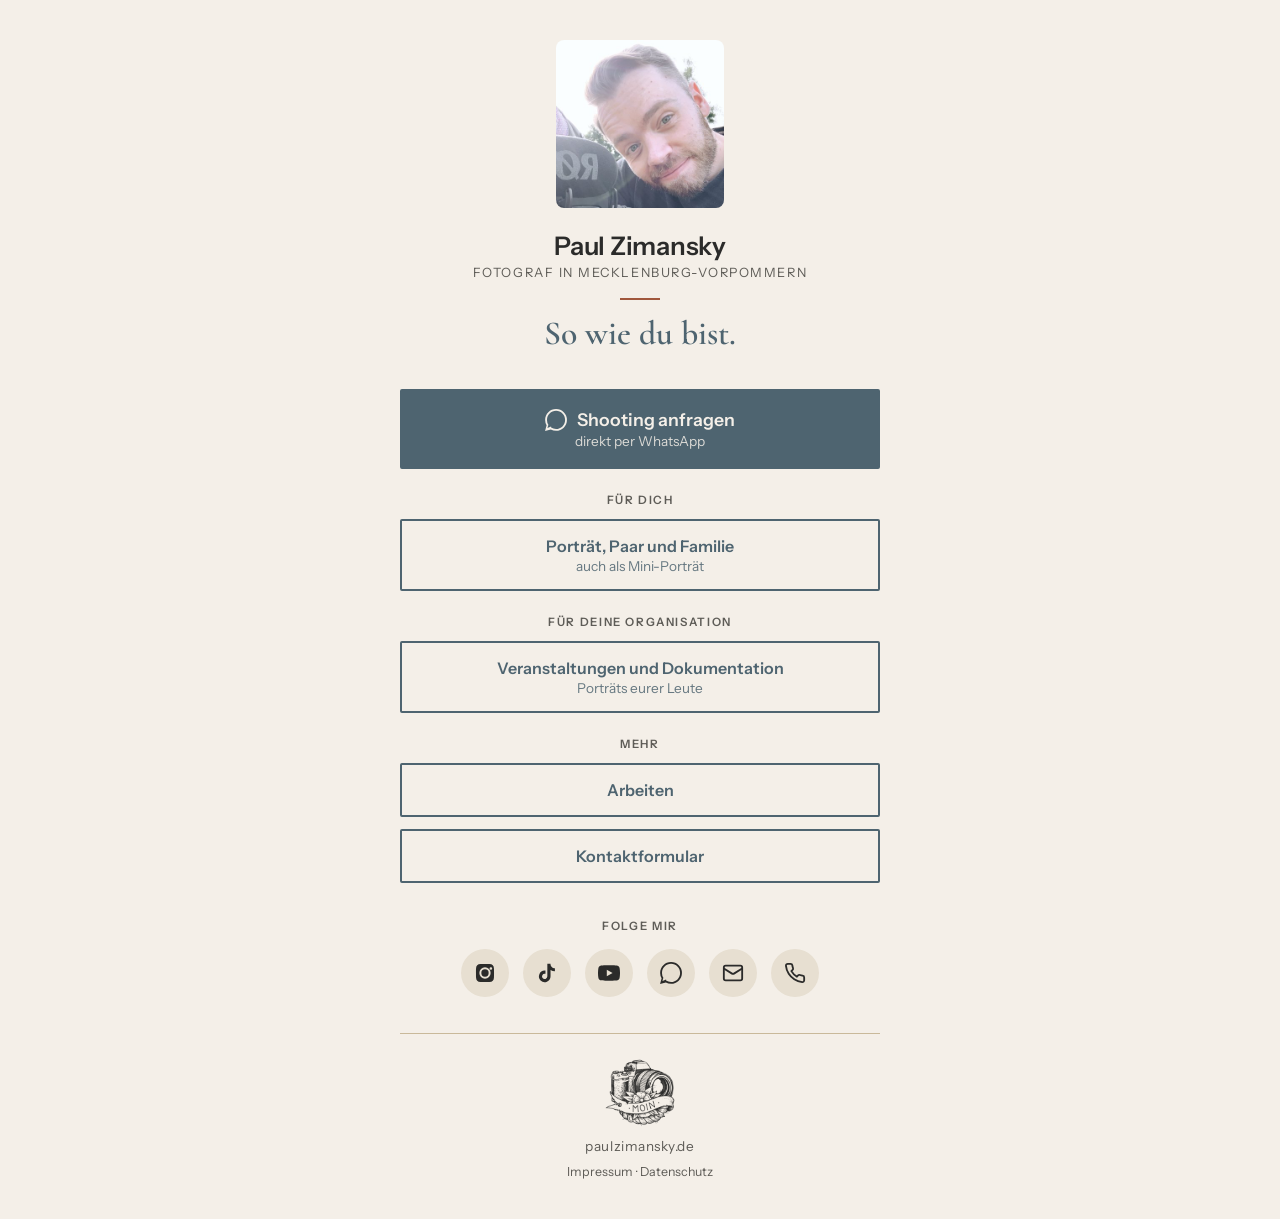
<file: links/index.html>
<!DOCTYPE html>
<html lang="de">
<head>
    <meta charset="UTF-8">
    <meta name="viewport" content="width=device-width, initial-scale=1.0">
    <meta name="description" content="Paul Zimansky – Fotograf in Mecklenburg-Vorpommern. Alle Links auf einen Blick.">
    <title>Paul Zimansky – Links</title>
    <link rel="stylesheet" href="links-style.css?v=4">
    <link rel="icon" type="image/png" href="logo.png">
</head>
<body>
<div class="links-container">

    <div class="profile-section">
        <img src="paul-zimansky.jpg" alt="Paul Zimansky mit Kamera" class="profile-photo" width="168" height="168">
        <h1>Paul Zimansky</h1>
        <p class="tagline">Fotograf in Mecklenburg-Vorpommern</p>
        <p class="description">So wie du bist.</p>
    </div>

    <div class="links-section">
        <a href="https://wa.me/4915756662842?text=Moin%20Paul%2C%20ich%20interessiere%20mich%20f%C3%BCr%20ein%20Shooting." class="link-button cta" target="_blank" rel="noopener">
            <svg aria-hidden="true" width="22" height="22" viewBox="0 0 24 24" fill="currentColor"><path d="M.057 24l1.687-6.163a11.867 11.867 0 01-1.587-5.945C.16 5.335 5.495 0 12.05 0a11.82 11.82 0 018.413 3.488 11.82 11.82 0 013.48 8.414c-.003 6.557-5.338 11.892-11.893 11.892a11.9 11.9 0 01-5.688-1.448L.057 24zm6.597-3.807c1.676.995 3.276 1.591 5.392 1.592 5.448 0 9.886-4.434 9.889-9.885.002-5.462-4.415-9.89-9.881-9.892-5.452 0-9.887 4.434-9.889 9.884a9.86 9.86 0 001.51 5.26l-.999 3.648 3.978-1.607z"/></svg>
            Shooting anfragen<span>direkt per WhatsApp</span>
        </a>
        <p class="link-group-label">Für dich</p>
        <a href="../index.html#fuer-dich" class="link-button secondary">Porträt, Paar und Familie<span>auch als Mini-Porträt</span></a>
        <p class="link-group-label">Für deine Organisation</p>
        <a href="../index.html#fuer-organisationen" class="link-button secondary">Veranstaltungen und Dokumentation<span>Porträts eurer Leute</span></a>
        <p class="link-group-label">Mehr</p>
        <a href="../index.html#arbeiten" class="link-button secondary">Arbeiten</a>
        <a href="../contact.html" class="link-button secondary">Kontaktformular</a>
    </div>

    <div class="social-section">
        <p class="social-label">Folge mir</p>
        <div class="social-icons">
            <a href="https://instagram.com/paulzimansky" class="social-icon" target="_blank" rel="noopener" aria-label="Instagram">
                <svg width="22" height="22" viewBox="0 0 24 24" fill="currentColor"><path d="M12 2.16c3.2 0 3.58.01 4.85.07 3.25.15 4.77 1.69 4.92 4.92.06 1.27.07 1.65.07 4.85s-.01 3.58-.07 4.85c-.15 3.23-1.66 4.77-4.92 4.92-1.27.06-1.65.07-4.85.07s-3.58-.01-4.85-.07c-3.26-.15-4.77-1.7-4.92-4.92-.06-1.27-.07-1.65-.07-4.85s.01-3.58.07-4.85C2.38 3.92 3.9 2.38 7.15 2.23 8.42 2.17 8.8 2.16 12 2.16zm0 3.68a6.16 6.16 0 100 12.32 6.16 6.16 0 000-12.32zm0 10.16a4 4 0 110-8 4 4 0 010 8zm6.41-10.4a1.44 1.44 0 100 2.88 1.44 1.44 0 000-2.88z"/></svg>
            </a>
            <a href="https://tiktok.com/@paulzimansky" class="social-icon" target="_blank" rel="noopener" aria-label="TikTok">
                <svg width="22" height="22" viewBox="0 0 24 24" fill="currentColor"><path d="M19.59 6.69a4.83 4.83 0 01-3.77-4.25V2h-3.45v13.67a2.89 2.89 0 01-5.2 1.74 2.89 2.89 0 012.31-4.64c.3 0 .59.05.86.13V9.4a6.33 6.33 0 00-1-.05A6.34 6.34 0 005 20.1a6.34 6.34 0 0010.86-4.43v-7a8.16 8.16 0 004.77 1.52v-3.4a4.85 4.85 0 01-1.04-.1z"/></svg>
            </a>
            <a href="https://www.youtube.com/@paulzimansky" class="social-icon" target="_blank" rel="noopener" aria-label="YouTube">
                <svg viewBox="0 0 24 24" width="22" height="22" fill="currentColor" aria-hidden="true"><path d="M23.5 6.2a3 3 0 0 0-2.1-2.1C19.5 3.6 12 3.6 12 3.6s-7.5 0-9.4.5A3 3 0 0 0 .5 6.2 31 31 0 0 0 0 12a31 31 0 0 0 .5 5.8 3 3 0 0 0 2.1 2.1c1.9.5 9.4.5 9.4.5s7.5 0 9.4-.5a3 3 0 0 0 2.1-2.1A31 31 0 0 0 24 12a31 31 0 0 0-.5-5.8zM9.6 15.6V8.4l6.3 3.6-6.3 3.6z"/></svg>
            </a>
            <a href="https://wa.me/4915756662842" class="social-icon" target="_blank" rel="noopener" aria-label="WhatsApp">
                <svg width="22" height="22" viewBox="0 0 24 24" fill="currentColor"><path d="M.057 24l1.687-6.163a11.867 11.867 0 01-1.587-5.945C.16 5.335 5.495 0 12.05 0a11.82 11.82 0 018.413 3.488 11.82 11.82 0 013.48 8.414c-.003 6.557-5.338 11.892-11.893 11.892a11.9 11.9 0 01-5.688-1.448L.057 24zm6.597-3.807c1.676.995 3.276 1.591 5.392 1.592 5.448 0 9.886-4.434 9.889-9.885.002-5.462-4.415-9.89-9.881-9.892-5.452 0-9.887 4.434-9.889 9.884a9.86 9.86 0 001.51 5.26l-.999 3.648 3.978-1.607z"/></svg>
            </a>
            <a href="mailto:kontakt@paulzimansky.de" class="social-icon" aria-label="E-Mail">
                <svg width="22" height="22" viewBox="0 0 24 24" fill="none" stroke="currentColor" stroke-width="2"><rect x="2" y="4" width="20" height="16" rx="2"/><path d="m22 7-8.97 5.7a1.94 1.94 0 0 1-2.06 0L2 7"/></svg>
            </a>
            <a href="tel:+4915756662842" class="social-icon" aria-label="Telefon">
                <svg width="22" height="22" viewBox="0 0 24 24" fill="none" stroke="currentColor" stroke-width="2"><path d="M22 16.92v3a2 2 0 01-2.18 2 19.79 19.79 0 01-8.63-3.07 19.5 19.5 0 01-6-6 19.79 19.79 0 01-3.07-8.67A2 2 0 014.11 2h3a2 2 0 012 1.72 12.84 12.84 0 00.7 2.81 2 2 0 01-.45 2.11L8.09 9.91a16 16 0 006 6l1.27-1.27a2 2 0 012.11-.45 12.84 12.84 0 002.81.7A2 2 0 0122 16.92z"/></svg>
            </a>
        </div>
    </div>

    <div class="footer-section">
        <img src="logo.png" alt="Logo: Kamera mit Blume und dem Wort Moin" class="footer-logo" width="72" height="71">
        <a href="../index.html" class="footer-text">paulzimansky.de</a>
        <p class="legal-links"><a href="../impressum.html">Impressum</a> · <a href="../datenschutz.html">Datenschutz</a></p>
    </div>

</div>
</body>
</html>
</file>
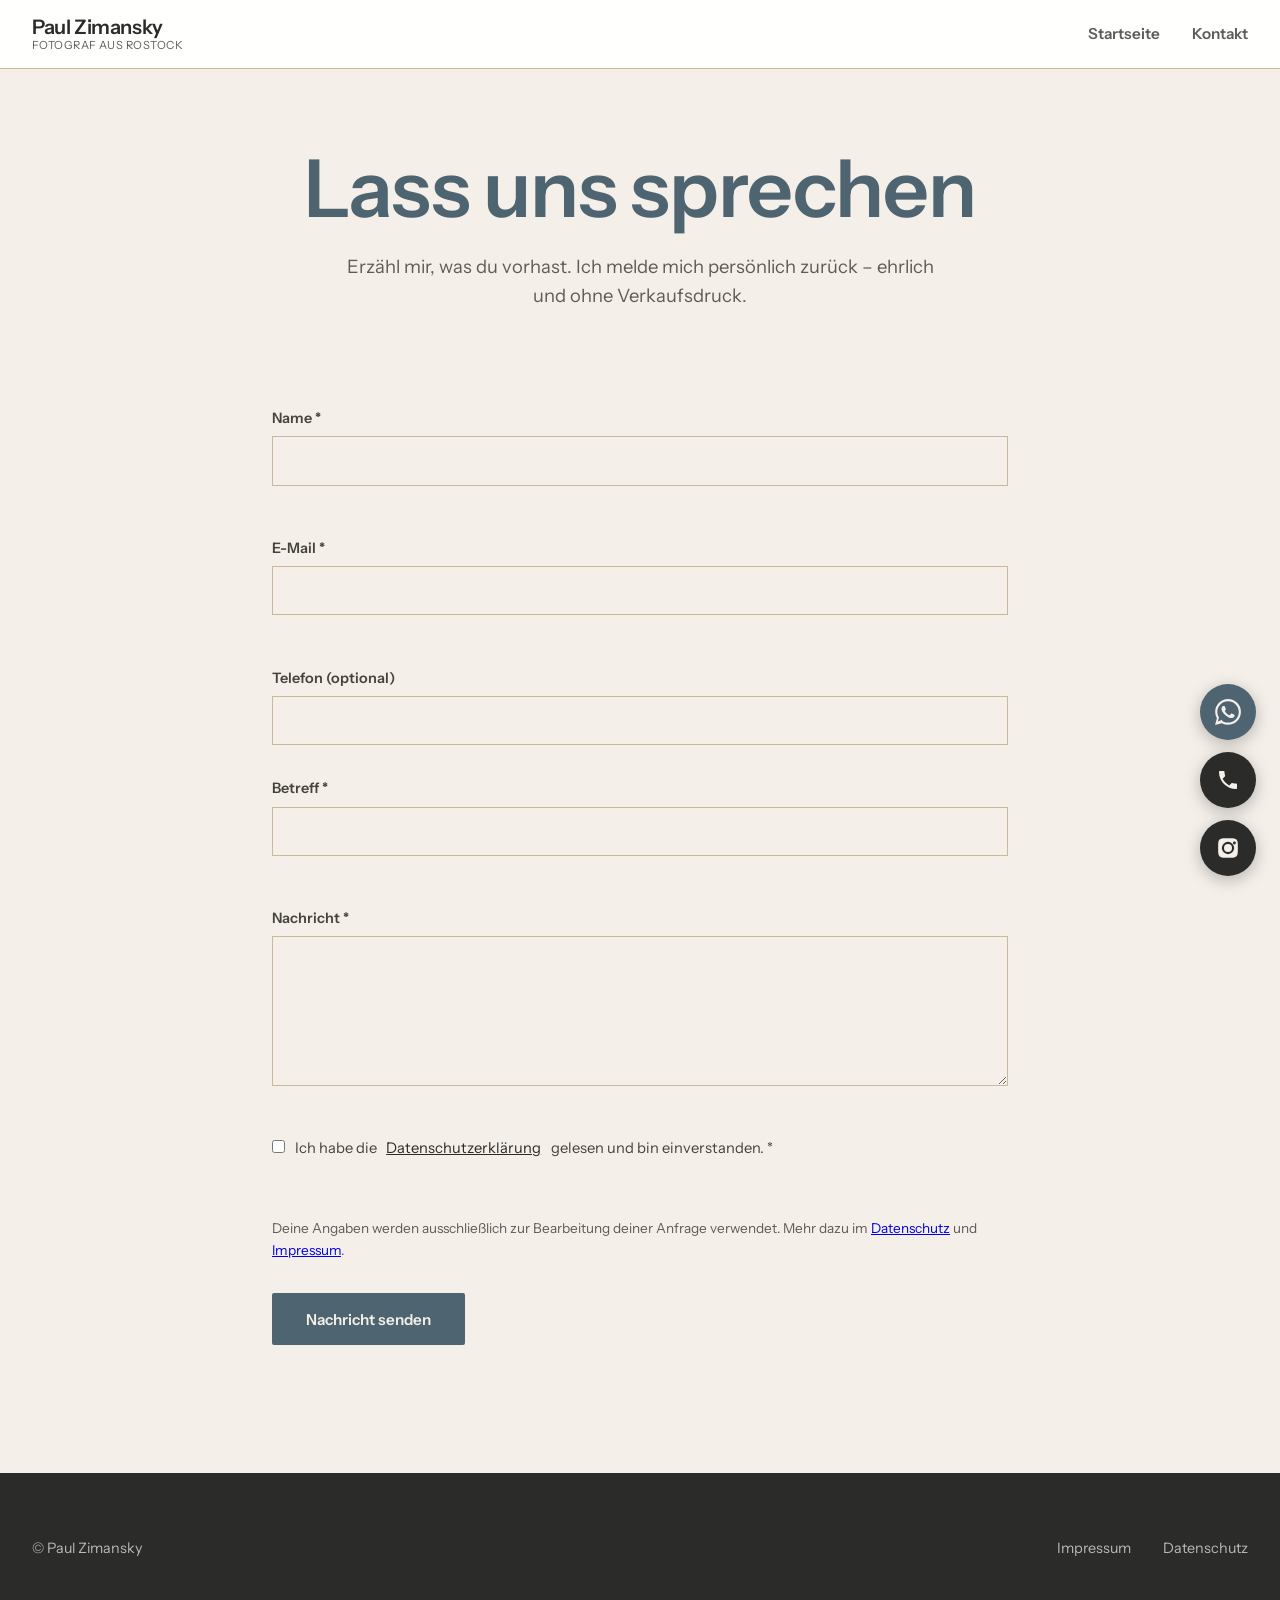
<file: contact.html>
<!DOCTYPE html>
<html lang="de">
<head>
    <meta charset="UTF-8">
    <meta name="viewport" content="width=device-width, initial-scale=1.0">
    <meta name="description" content="Kontakt zu Paul Zimansky – Anfragen für Buchungen, Shootings und Projekte.">
    <title>Kontakt – Paul Zimansky</title>
    <link rel="stylesheet" href="style.css">
</head>
<body>
    <nav class="nav">
        <div class="nav-container">
            <a href="index.html" class="logo">Paul Zimansky<span class="logo-sub">Fotograf aus Rostock</span></a>
            <ul class="nav-menu" id="nav-menu">
                <li><a href="index.html" class="nav-link">Startseite</a></li>
                <li><a href="contact.html" class="nav-link">Kontakt</a></li>
            </ul>
            <button class="nav-toggle" id="nav-toggle" aria-label="Navigation öffnen">
                <span></span><span></span><span></span>
            </button>
        </div>
    </nav>

    <main class="contact-page">
        <div class="container-small">
            <div class="section-header">
                <h1 class="section-title">Lass uns sprechen</h1>
                <p class="section-intro">
                    Erzähl mir, was du vorhast. Ich melde mich persönlich zurück –
                    ehrlich und ohne Verkaufsdruck.
                </p>
            </div>

            <form action="https://api.web3forms.com/submit" method="POST"
                  id="contact-form" class="contact-form" novalidate>
                <!-- Web3Forms: Access-Key auf web3forms.com kostenlos erstellen und hier einsetzen -->
                <input type="hidden" name="access_key" value="a2c1c947-8e7b-454c-a04c-6e358068feab">
                <input type="hidden" name="email_subject" value="Neue Anfrage über paulzimansky.de">
                <input type="hidden" name="from_name" value="paulzimansky.de Kontaktformular">
                <input type="hidden" name="redirect" value="https://paulzimansky.de/success.html">
                <!-- Honeypot gegen Bots -->
                <p class="hp-field">
                    <label>Bitte leer lassen: <input name="botcheck"></label>
                </p>

                <div class="form-row" id="service-row" style="display:none;">
                    <label for="service">Leistung</label>
                    <input type="text" id="service" name="service" readonly>
                </div>

                <div class="form-row">
                    <label for="name">Name *</label>
                    <input type="text" id="name" name="name" required>
                    <span class="form-error" data-for="name"></span>
                </div>

                <div class="form-row">
                    <label for="email">E-Mail *</label>
                    <input type="email" id="email" name="email" required>
                    <span class="form-error" data-for="email"></span>
                </div>

                <div class="form-row">
                    <label for="phone">Telefon (optional)</label>
                    <input type="tel" id="phone" name="phone">
                </div>

                <div class="form-row">
                    <label for="subject">Betreff *</label>
                    <input type="text" id="subject" name="subject" required>
                    <span class="form-error" data-for="subject"></span>
                </div>

                <div class="form-row">
                    <label for="message">Nachricht *</label>
                    <textarea id="message" name="message" rows="6" required></textarea>
                    <span class="form-error" data-for="message"></span>
                </div>

                <div class="form-row form-check">
                    <label>
                        <input type="checkbox" id="privacy" name="privacy" required>
                        Ich habe die <a href="datenschutz.html" target="_blank">Datenschutzerklärung</a>
                        gelesen und bin einverstanden. *
                    </label>
                    <span class="form-error" data-for="privacy"></span>
                </div>

                <p class="form-hint">
                    Deine Angaben werden ausschließlich zur Bearbeitung deiner Anfrage
                    verwendet. Mehr dazu im <a href="datenschutz.html">Datenschutz</a>
                    und <a href="impressum.html">Impressum</a>.
                </p>

                <button type="submit" class="btn btn-primary" id="submit-btn">
                    Nachricht senden
                </button>
            </form>
        </div>
    </main>

    <footer class="footer">
        <div class="container">
            <div class="footer-content">
                <p class="footer-text">© Paul Zimansky</p>
                <div class="footer-links">
                    <a href="impressum.html">Impressum</a>
                    <a href="datenschutz.html">Datenschutz</a>
                </div>
            </div>
        </div>
    </footer>

    <script src="contact.js"></script>
    <script src="script.js"></script>
    <script src="floating-contact.js"></script>
</body>
</html>
</file>
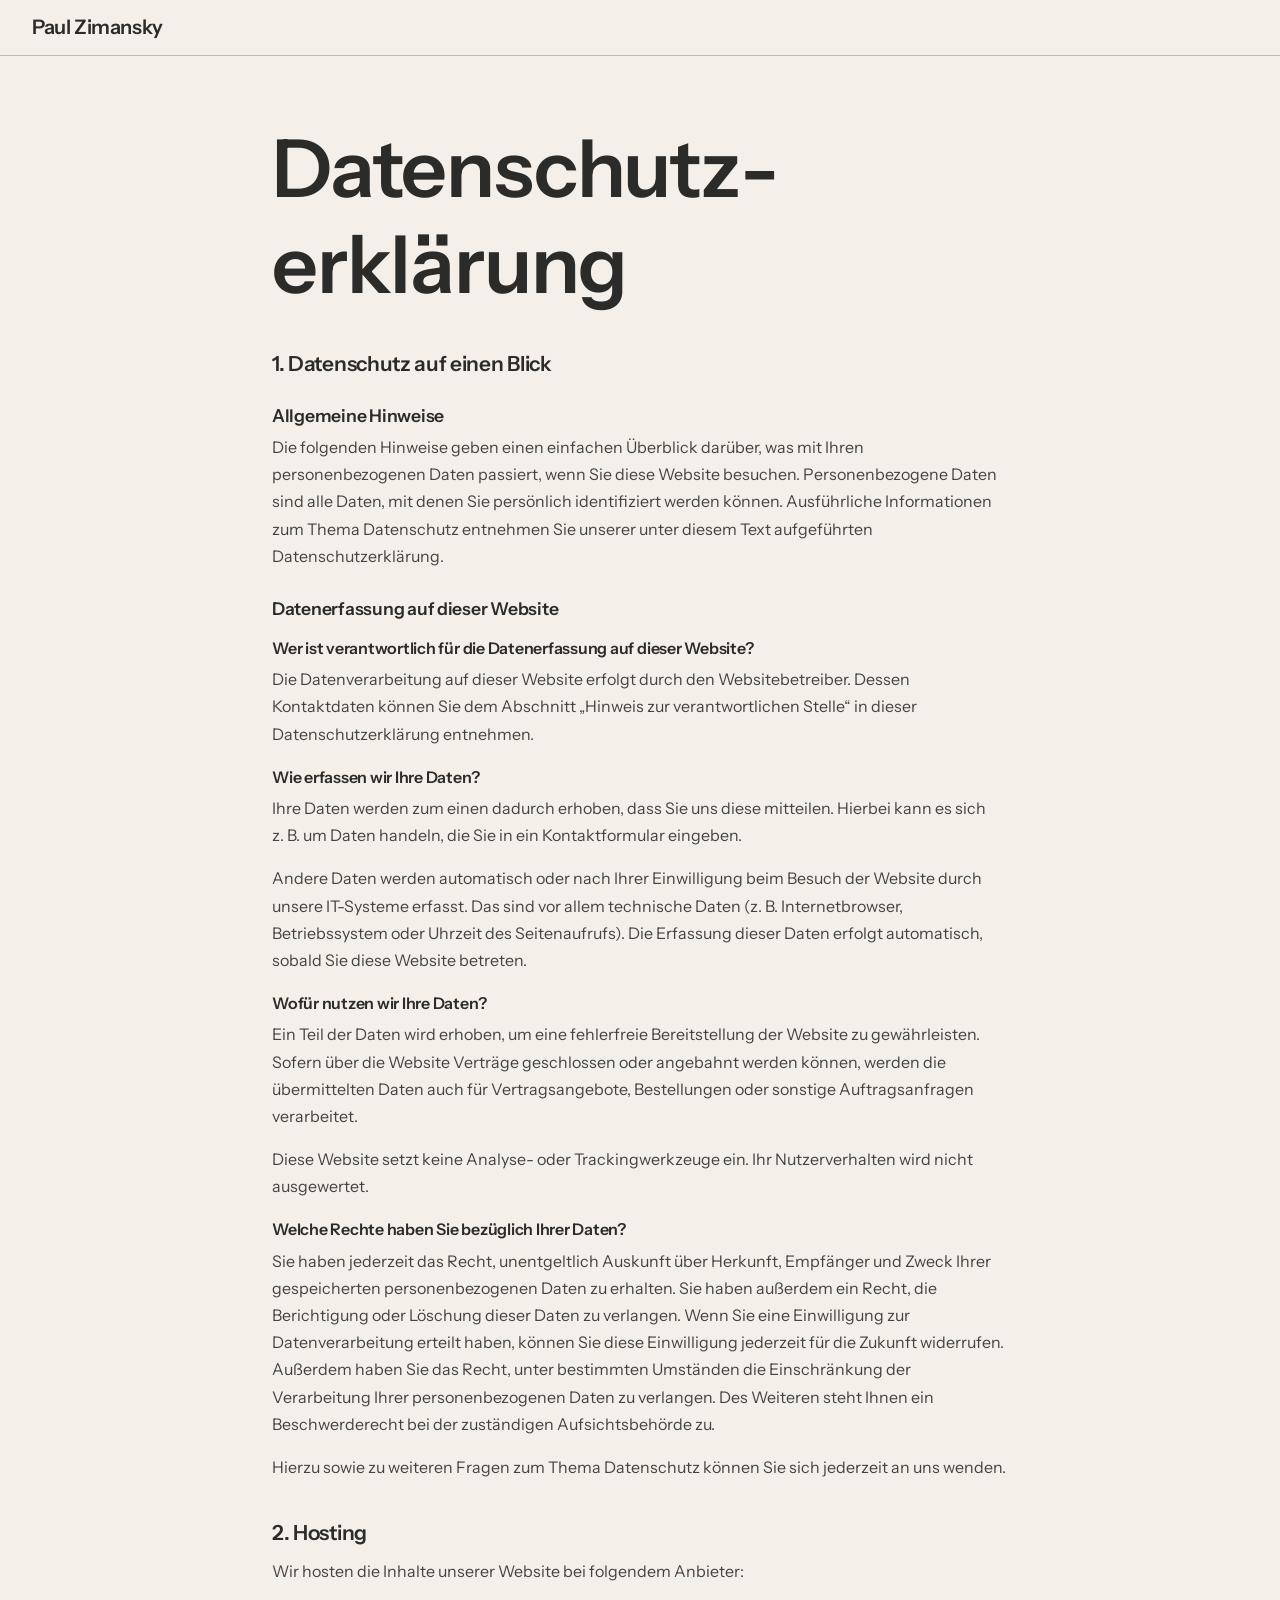
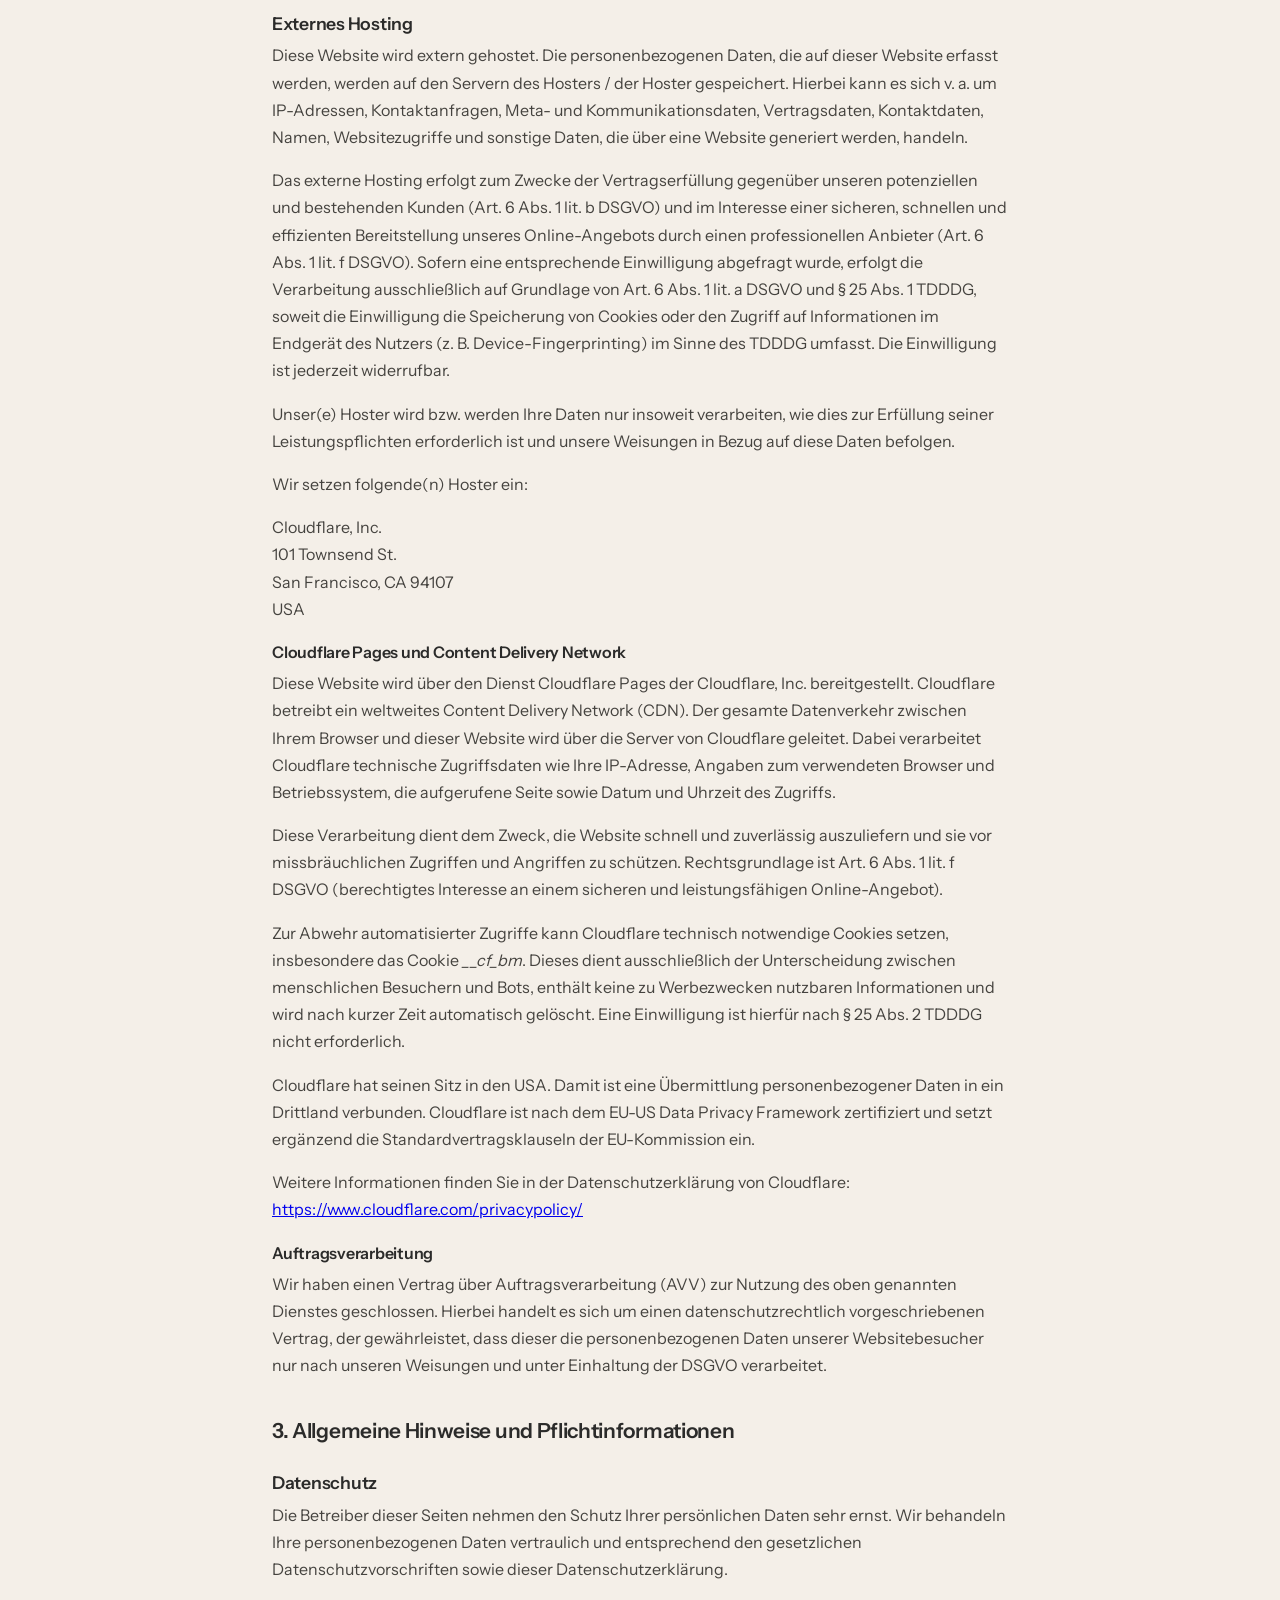
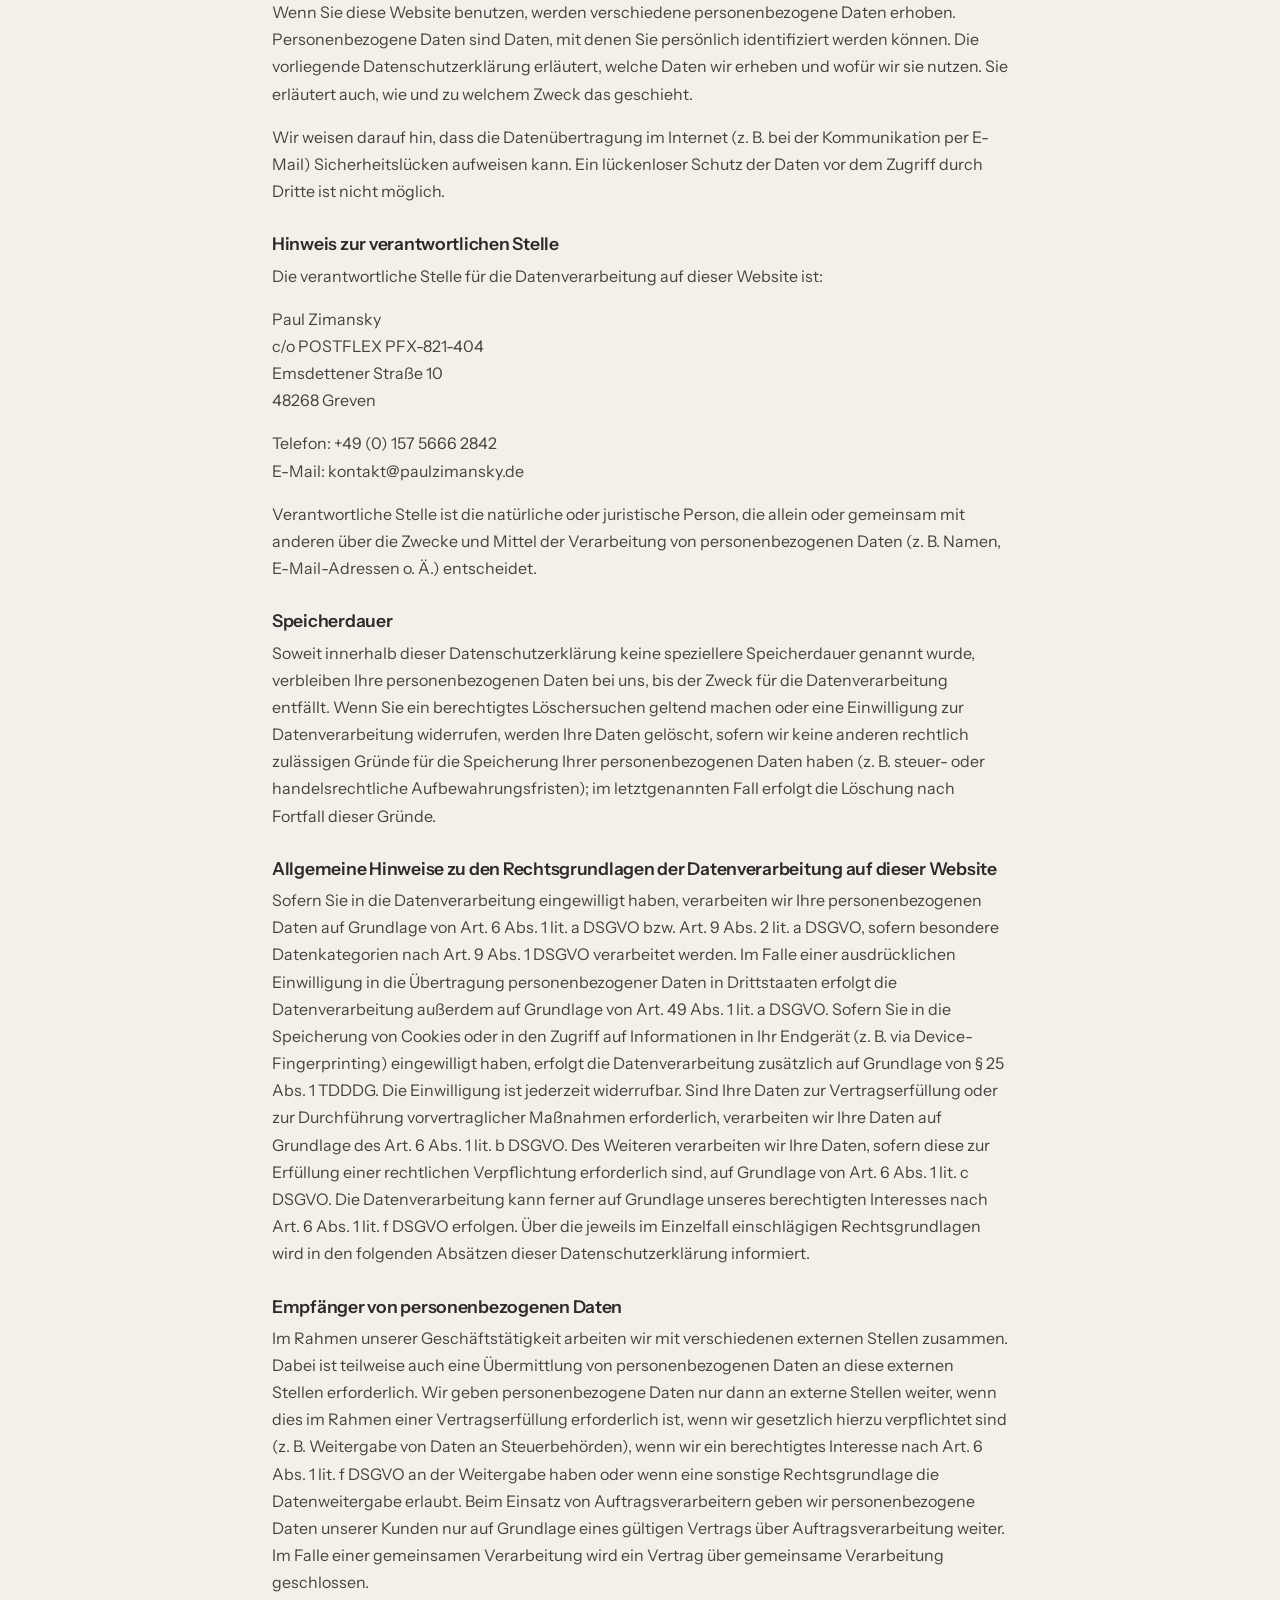
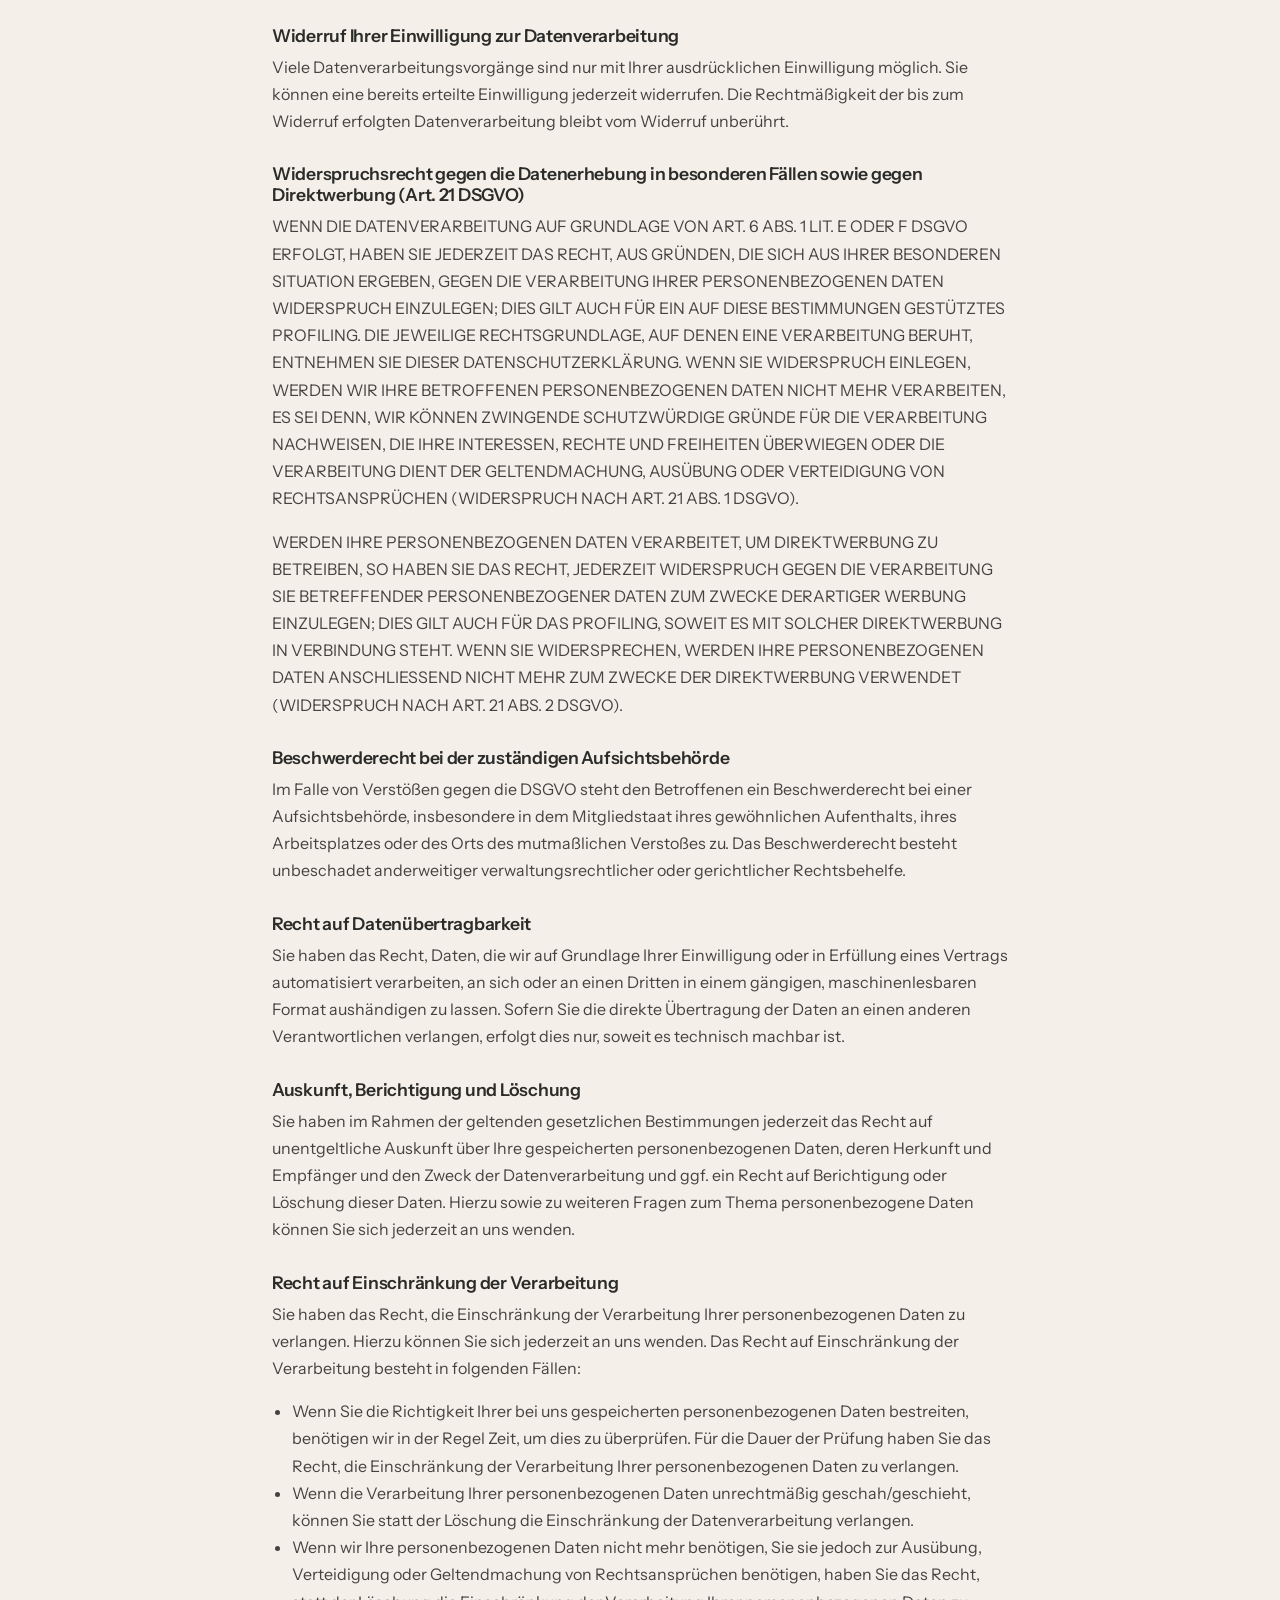
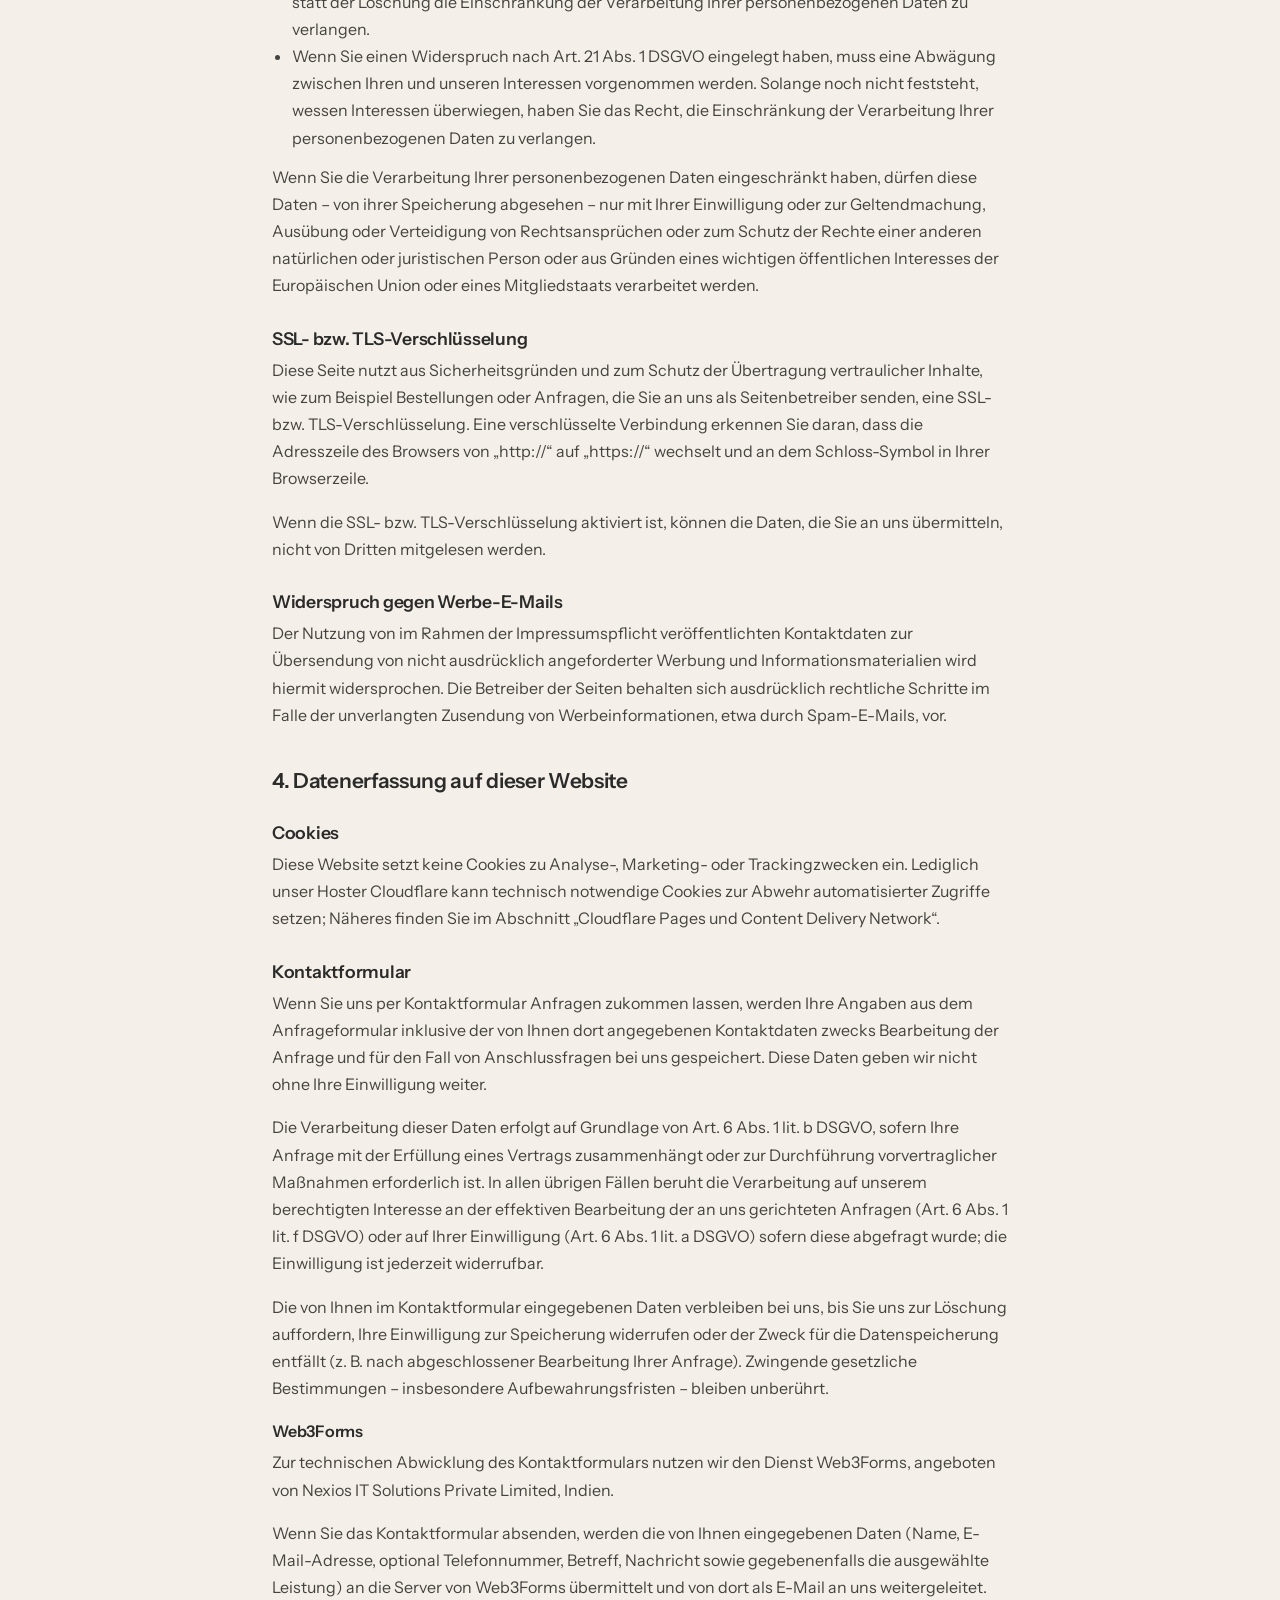
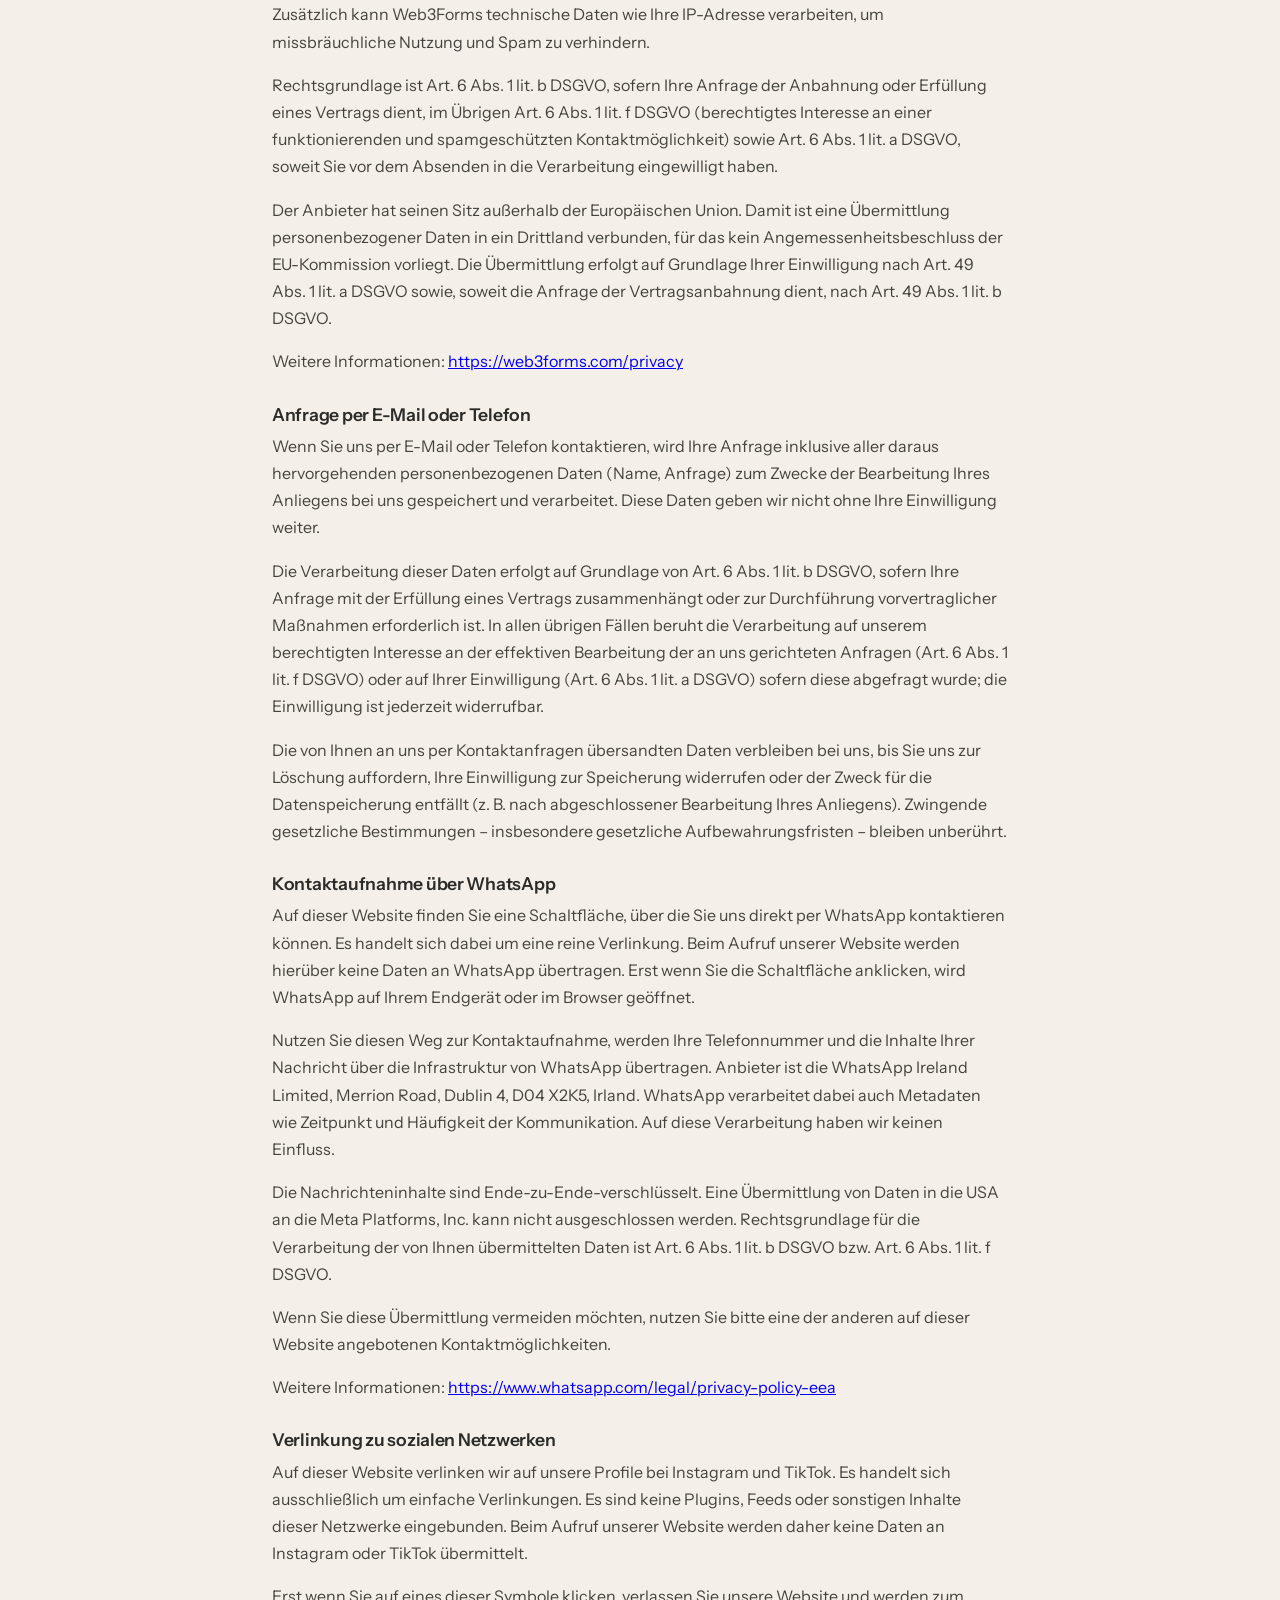
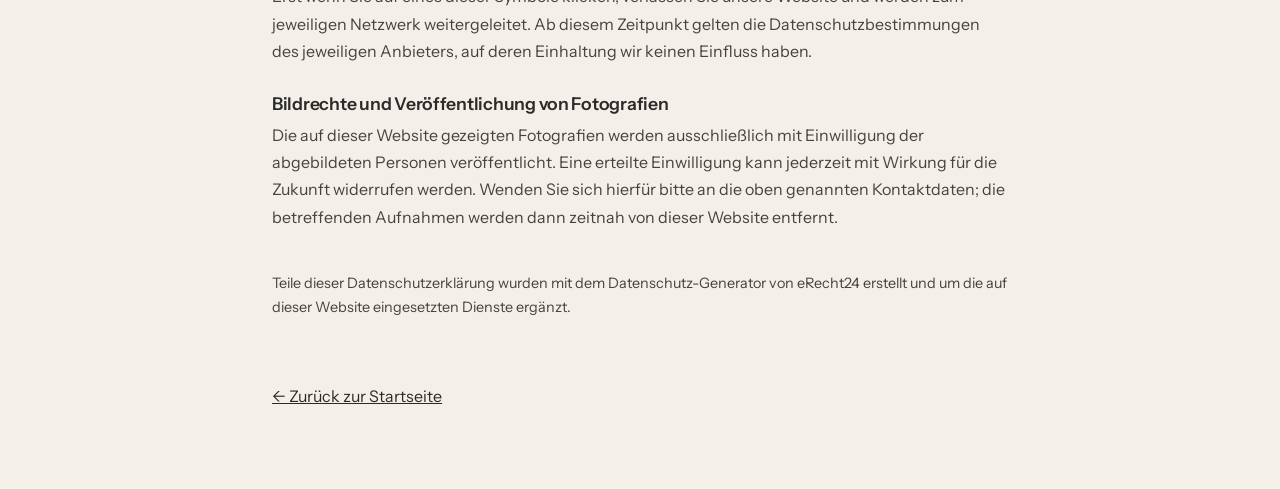
<file: datenschutz.html>
<!DOCTYPE html>
<html lang="de">
<head>
    <meta charset="UTF-8">
    <meta name="viewport" content="width=device-width, initial-scale=1.0">
    <title>Datenschutzerklärung – Paul Zimansky</title>
    <link rel="stylesheet" href="style.css">
    <style>
        .legal { max-width: 800px; margin: 120px auto 80px; padding: 0 2rem; }
        .legal h1 { margin-bottom: 2rem; }
        .legal h2 { font-size: 1.3rem; margin: 2.5rem 0 0.75rem; }
        .legal h3 { font-size: 1.1rem; margin: 1.75rem 0 0.5rem; }
        .legal h4 { font-size: 1rem; margin: 1.25rem 0 0.5rem; }
        .legal p, .legal li { color: var(--color-gray-darker); line-height: 1.7; }
        .legal ul { margin: 0.75rem 0 0.75rem 1.25rem; }
        .legal a.back { display: inline-block; margin-top: 3rem; color: var(--color-black); }
    </style>
</head>
<body>
    <nav class="nav">
        <div class="nav-container">
            <a href="index.html" class="logo">Paul Zimansky</a>
        </div>
    </nav>

    <main class="legal">

<h1>Datenschutz&shy;erkl&auml;rung</h1>

<h2>1. Datenschutz auf einen Blick</h2>

<h3>Allgemeine Hinweise</h3>
<p>Die folgenden Hinweise geben einen einfachen &Uuml;berblick dar&uuml;ber, was mit Ihren personenbezogenen Daten passiert, wenn Sie diese Website besuchen. Personenbezogene Daten sind alle Daten, mit denen Sie pers&ouml;nlich identifiziert werden k&ouml;nnen. Ausf&uuml;hrliche Informationen zum Thema Datenschutz entnehmen Sie unserer unter diesem Text aufgef&uuml;hrten Datenschutzerkl&auml;rung.</p>

<h3>Datenerfassung auf dieser Website</h3>
<h4>Wer ist verantwortlich f&uuml;r die Datenerfassung auf dieser Website?</h4>
<p>Die Datenverarbeitung auf dieser Website erfolgt durch den Websitebetreiber. Dessen Kontaktdaten k&ouml;nnen Sie dem Abschnitt &bdquo;Hinweis zur verantwortlichen Stelle&ldquo; in dieser Datenschutzerkl&auml;rung entnehmen.</p>

<h4>Wie erfassen wir Ihre Daten?</h4>
<p>Ihre Daten werden zum einen dadurch erhoben, dass Sie uns diese mitteilen. Hierbei kann es sich z.&nbsp;B. um Daten handeln, die Sie in ein Kontaktformular eingeben.</p>
<p>Andere Daten werden automatisch oder nach Ihrer Einwilligung beim Besuch der Website durch unsere IT-Systeme erfasst. Das sind vor allem technische Daten (z.&nbsp;B. Internetbrowser, Betriebssystem oder Uhrzeit des Seitenaufrufs). Die Erfassung dieser Daten erfolgt automatisch, sobald Sie diese Website betreten.</p>

<h4>Wof&uuml;r nutzen wir Ihre Daten?</h4>
<p>Ein Teil der Daten wird erhoben, um eine fehlerfreie Bereitstellung der Website zu gew&auml;hrleisten. Sofern &uuml;ber die Website Vertr&auml;ge geschlossen oder angebahnt werden k&ouml;nnen, werden die &uuml;bermittelten Daten auch f&uuml;r Vertragsangebote, Bestellungen oder sonstige Auftragsanfragen verarbeitet.</p>
<p>Diese Website setzt keine Analyse- oder Trackingwerkzeuge ein. Ihr Nutzerverhalten wird nicht ausgewertet.</p>

<h4>Welche Rechte haben Sie bez&uuml;glich Ihrer Daten?</h4>
<p>Sie haben jederzeit das Recht, unentgeltlich Auskunft &uuml;ber Herkunft, Empf&auml;nger und Zweck Ihrer gespeicherten personenbezogenen Daten zu erhalten. Sie haben au&szlig;erdem ein Recht, die Berichtigung oder L&ouml;schung dieser Daten zu verlangen. Wenn Sie eine Einwilligung zur Datenverarbeitung erteilt haben, k&ouml;nnen Sie diese Einwilligung jederzeit f&uuml;r die Zukunft widerrufen. Au&szlig;erdem haben Sie das Recht, unter bestimmten Umst&auml;nden die Einschr&auml;nkung der Verarbeitung Ihrer personenbezogenen Daten zu verlangen. Des Weiteren steht Ihnen ein Beschwerderecht bei der zust&auml;ndigen Aufsichtsbeh&ouml;rde zu.</p>
<p>Hierzu sowie zu weiteren Fragen zum Thema Datenschutz k&ouml;nnen Sie sich jederzeit an uns wenden.</p>

<h2>2. Hosting</h2>
<p>Wir hosten die Inhalte unserer Website bei folgendem Anbieter:</p>

<h3>Externes Hosting</h3>
<p>Diese Website wird extern gehostet. Die personenbezogenen Daten, die auf dieser Website erfasst werden, werden auf den Servern des Hosters / der Hoster gespeichert. Hierbei kann es sich v.&nbsp;a. um IP-Adressen, Kontaktanfragen, Meta- und Kommunikationsdaten, Vertragsdaten, Kontaktdaten, Namen, Websitezugriffe und sonstige Daten, die &uuml;ber eine Website generiert werden, handeln.</p>
<p>Das externe Hosting erfolgt zum Zwecke der Vertragserf&uuml;llung gegen&uuml;ber unseren potenziellen und bestehenden Kunden (Art. 6 Abs. 1 lit. b DSGVO) und im Interesse einer sicheren, schnellen und effizienten Bereitstellung unseres Online-Angebots durch einen professionellen Anbieter (Art. 6 Abs. 1 lit. f DSGVO). Sofern eine entsprechende Einwilligung abgefragt wurde, erfolgt die Verarbeitung ausschlie&szlig;lich auf Grundlage von Art. 6 Abs. 1 lit. a DSGVO und &sect; 25 Abs. 1 TDDDG, soweit die Einwilligung die Speicherung von Cookies oder den Zugriff auf Informationen im Endger&auml;t des Nutzers (z.&nbsp;B. Device-Fingerprinting) im Sinne des TDDDG umfasst. Die Einwilligung ist jederzeit widerrufbar.</p>
<p>Unser(e) Hoster wird bzw. werden Ihre Daten nur insoweit verarbeiten, wie dies zur Erf&uuml;llung seiner Leistungspflichten erforderlich ist und unsere Weisungen in Bezug auf diese Daten befolgen.</p>
<p>Wir setzen folgende(n) Hoster ein:</p>
<p>Cloudflare, Inc.<br>
101 Townsend St.<br>
San Francisco, CA 94107<br>
USA</p>

<h4>Cloudflare Pages und Content Delivery Network</h4>
<p>Diese Website wird &uuml;ber den Dienst Cloudflare Pages der Cloudflare, Inc. bereitgestellt. Cloudflare betreibt ein weltweites Content Delivery Network (CDN). Der gesamte Datenverkehr zwischen Ihrem Browser und dieser Website wird &uuml;ber die Server von Cloudflare geleitet. Dabei verarbeitet Cloudflare technische Zugriffsdaten wie Ihre IP-Adresse, Angaben zum verwendeten Browser und Betriebssystem, die aufgerufene Seite sowie Datum und Uhrzeit des Zugriffs.</p>
<p>Diese Verarbeitung dient dem Zweck, die Website schnell und zuverl&auml;ssig auszuliefern und sie vor missbr&auml;uchlichen Zugriffen und Angriffen zu sch&uuml;tzen. Rechtsgrundlage ist Art. 6 Abs. 1 lit. f DSGVO (berechtigtes Interesse an einem sicheren und leistungsf&auml;higen Online-Angebot).</p>
<p>Zur Abwehr automatisierter Zugriffe kann Cloudflare technisch notwendige Cookies setzen, insbesondere das Cookie <em>__cf_bm</em>. Dieses dient ausschlie&szlig;lich der Unterscheidung zwischen menschlichen Besuchern und Bots, enth&auml;lt keine zu Werbezwecken nutzbaren Informationen und wird nach kurzer Zeit automatisch gel&ouml;scht. Eine Einwilligung ist hierf&uuml;r nach &sect; 25 Abs. 2 TDDDG nicht erforderlich.</p>
<p>Cloudflare hat seinen Sitz in den USA. Damit ist eine &Uuml;bermittlung personenbezogener Daten in ein Drittland verbunden. Cloudflare ist nach dem EU-US Data Privacy Framework zertifiziert und setzt erg&auml;nzend die Standardvertragsklauseln der EU-Kommission ein.</p>
<p>Weitere Informationen finden Sie in der Datenschutzerkl&auml;rung von Cloudflare: <a href="https://www.cloudflare.com/privacypolicy/" target="_blank" rel="noopener">https://www.cloudflare.com/privacypolicy/</a></p>

<h4>Auftragsverarbeitung</h4>
<p>Wir haben einen Vertrag &uuml;ber Auftragsverarbeitung (AVV) zur Nutzung des oben genannten Dienstes geschlossen. Hierbei handelt es sich um einen datenschutzrechtlich vorgeschriebenen Vertrag, der gew&auml;hrleistet, dass dieser die personenbezogenen Daten unserer Websitebesucher nur nach unseren Weisungen und unter Einhaltung der DSGVO verarbeitet.</p>

<h2>3. Allgemeine Hinweise und Pflichtinformationen</h2>

<h3>Datenschutz</h3>
<p>Die Betreiber dieser Seiten nehmen den Schutz Ihrer pers&ouml;nlichen Daten sehr ernst. Wir behandeln Ihre personenbezogenen Daten vertraulich und entsprechend den gesetzlichen Datenschutzvorschriften sowie dieser Datenschutzerkl&auml;rung.</p>
<p>Wenn Sie diese Website benutzen, werden verschiedene personenbezogene Daten erhoben. Personenbezogene Daten sind Daten, mit denen Sie pers&ouml;nlich identifiziert werden k&ouml;nnen. Die vorliegende Datenschutzerkl&auml;rung erl&auml;utert, welche Daten wir erheben und wof&uuml;r wir sie nutzen. Sie erl&auml;utert auch, wie und zu welchem Zweck das geschieht.</p>
<p>Wir weisen darauf hin, dass die Daten&uuml;bertragung im Internet (z.&nbsp;B. bei der Kommunikation per E-Mail) Sicherheitsl&uuml;cken aufweisen kann. Ein l&uuml;ckenloser Schutz der Daten vor dem Zugriff durch Dritte ist nicht m&ouml;glich.</p>

<h3>Hinweis zur verantwortlichen Stelle</h3>
<p>Die verantwortliche Stelle f&uuml;r die Datenverarbeitung auf dieser Website ist:</p>
<p>Paul Zimansky<br>
c/o POSTFLEX PFX-821-404<br>
Emsdettener Stra&szlig;e 10<br>
48268 Greven</p>
<p>Telefon: +49 (0) 157 5666 2842<br>
E-Mail: kontakt@paulzimansky.de</p>
<p>Verantwortliche Stelle ist die nat&uuml;rliche oder juristische Person, die allein oder gemeinsam mit anderen &uuml;ber die Zwecke und Mittel der Verarbeitung von personenbezogenen Daten (z.&nbsp;B. Namen, E-Mail-Adressen o.&nbsp;&Auml;.) entscheidet.</p>

<h3>Speicherdauer</h3>
<p>Soweit innerhalb dieser Datenschutzerkl&auml;rung keine speziellere Speicherdauer genannt wurde, verbleiben Ihre personenbezogenen Daten bei uns, bis der Zweck f&uuml;r die Datenverarbeitung entf&auml;llt. Wenn Sie ein berechtigtes L&ouml;schersuchen geltend machen oder eine Einwilligung zur Datenverarbeitung widerrufen, werden Ihre Daten gel&ouml;scht, sofern wir keine anderen rechtlich zul&auml;ssigen Gr&uuml;nde f&uuml;r die Speicherung Ihrer personenbezogenen Daten haben (z.&nbsp;B. steuer- oder handelsrechtliche Aufbewahrungsfristen); im letztgenannten Fall erfolgt die L&ouml;schung nach Fortfall dieser Gr&uuml;nde.</p>

<h3>Allgemeine Hinweise zu den Rechtsgrundlagen der Datenverarbeitung auf dieser Website</h3>
<p>Sofern Sie in die Datenverarbeitung eingewilligt haben, verarbeiten wir Ihre personenbezogenen Daten auf Grundlage von Art. 6 Abs. 1 lit. a DSGVO bzw. Art. 9 Abs. 2 lit. a DSGVO, sofern besondere Datenkategorien nach Art. 9 Abs. 1 DSGVO verarbeitet werden. Im Falle einer ausdr&uuml;cklichen Einwilligung in die &Uuml;bertragung personenbezogener Daten in Drittstaaten erfolgt die Datenverarbeitung au&szlig;erdem auf Grundlage von Art. 49 Abs. 1 lit. a DSGVO. Sofern Sie in die Speicherung von Cookies oder in den Zugriff auf Informationen in Ihr Endger&auml;t (z.&nbsp;B. via Device-Fingerprinting) eingewilligt haben, erfolgt die Datenverarbeitung zus&auml;tzlich auf Grundlage von &sect; 25 Abs. 1 TDDDG. Die Einwilligung ist jederzeit widerrufbar. Sind Ihre Daten zur Vertragserf&uuml;llung oder zur Durchf&uuml;hrung vorvertraglicher Ma&szlig;nahmen erforderlich, verarbeiten wir Ihre Daten auf Grundlage des Art. 6 Abs. 1 lit. b DSGVO. Des Weiteren verarbeiten wir Ihre Daten, sofern diese zur Erf&uuml;llung einer rechtlichen Verpflichtung erforderlich sind, auf Grundlage von Art. 6 Abs. 1 lit. c DSGVO. Die Datenverarbeitung kann ferner auf Grundlage unseres berechtigten Interesses nach Art. 6 Abs. 1 lit. f DSGVO erfolgen. &Uuml;ber die jeweils im Einzelfall einschl&auml;gigen Rechtsgrundlagen wird in den folgenden Abs&auml;tzen dieser Datenschutzerkl&auml;rung informiert.</p>

<h3>Empf&auml;nger von personenbezogenen Daten</h3>
<p>Im Rahmen unserer Gesch&auml;ftst&auml;tigkeit arbeiten wir mit verschiedenen externen Stellen zusammen. Dabei ist teilweise auch eine &Uuml;bermittlung von personenbezogenen Daten an diese externen Stellen erforderlich. Wir geben personenbezogene Daten nur dann an externe Stellen weiter, wenn dies im Rahmen einer Vertragserf&uuml;llung erforderlich ist, wenn wir gesetzlich hierzu verpflichtet sind (z.&nbsp;B. Weitergabe von Daten an Steuerbeh&ouml;rden), wenn wir ein berechtigtes Interesse nach Art. 6 Abs. 1 lit. f DSGVO an der Weitergabe haben oder wenn eine sonstige Rechtsgrundlage die Datenweitergabe erlaubt. Beim Einsatz von Auftragsverarbeitern geben wir personenbezogene Daten unserer Kunden nur auf Grundlage eines g&uuml;ltigen Vertrags &uuml;ber Auftragsverarbeitung weiter. Im Falle einer gemeinsamen Verarbeitung wird ein Vertrag &uuml;ber gemeinsame Verarbeitung geschlossen.</p>

<h3>Widerruf Ihrer Einwilligung zur Datenverarbeitung</h3>
<p>Viele Datenverarbeitungsvorg&auml;nge sind nur mit Ihrer ausdr&uuml;cklichen Einwilligung m&ouml;glich. Sie k&ouml;nnen eine bereits erteilte Einwilligung jederzeit widerrufen. Die Rechtm&auml;&szlig;igkeit der bis zum Widerruf erfolgten Datenverarbeitung bleibt vom Widerruf unber&uuml;hrt.</p>

<h3>Widerspruchsrecht gegen die Datenerhebung in besonderen F&auml;llen sowie gegen Direktwerbung (Art. 21 DSGVO)</h3>
<p>WENN DIE DATENVERARBEITUNG AUF GRUNDLAGE VON ART. 6 ABS. 1 LIT. E ODER F DSGVO ERFOLGT, HABEN SIE JEDERZEIT DAS RECHT, AUS GR&Uuml;NDEN, DIE SICH AUS IHRER BESONDEREN SITUATION ERGEBEN, GEGEN DIE VERARBEITUNG IHRER PERSONENBEZOGENEN DATEN WIDERSPRUCH EINZULEGEN; DIES GILT AUCH F&Uuml;R EIN AUF DIESE BESTIMMUNGEN GEST&Uuml;TZTES PROFILING. DIE JEWEILIGE RECHTSGRUNDLAGE, AUF DENEN EINE VERARBEITUNG BERUHT, ENTNEHMEN SIE DIESER DATENSCHUTZERKL&Auml;RUNG. WENN SIE WIDERSPRUCH EINLEGEN, WERDEN WIR IHRE BETROFFENEN PERSONENBEZOGENEN DATEN NICHT MEHR VERARBEITEN, ES SEI DENN, WIR K&Ouml;NNEN ZWINGENDE SCHUTZW&Uuml;RDIGE GR&Uuml;NDE F&Uuml;R DIE VERARBEITUNG NACHWEISEN, DIE IHRE INTERESSEN, RECHTE UND FREIHEITEN &Uuml;BERWIEGEN ODER DIE VERARBEITUNG DIENT DER GELTENDMACHUNG, AUS&Uuml;BUNG ODER VERTEIDIGUNG VON RECHTSANSPR&Uuml;CHEN (WIDERSPRUCH NACH ART. 21 ABS. 1 DSGVO).</p>
<p>WERDEN IHRE PERSONENBEZOGENEN DATEN VERARBEITET, UM DIREKTWERBUNG ZU BETREIBEN, SO HABEN SIE DAS RECHT, JEDERZEIT WIDERSPRUCH GEGEN DIE VERARBEITUNG SIE BETREFFENDER PERSONENBEZOGENER DATEN ZUM ZWECKE DERARTIGER WERBUNG EINZULEGEN; DIES GILT AUCH F&Uuml;R DAS PROFILING, SOWEIT ES MIT SOLCHER DIREKTWERBUNG IN VERBINDUNG STEHT. WENN SIE WIDERSPRECHEN, WERDEN IHRE PERSONENBEZOGENEN DATEN ANSCHLIESSEND NICHT MEHR ZUM ZWECKE DER DIREKTWERBUNG VERWENDET (WIDERSPRUCH NACH ART. 21 ABS. 2 DSGVO).</p>

<h3>Beschwerderecht bei der zust&auml;ndigen Aufsichtsbeh&ouml;rde</h3>
<p>Im Falle von Verst&ouml;&szlig;en gegen die DSGVO steht den Betroffenen ein Beschwerderecht bei einer Aufsichtsbeh&ouml;rde, insbesondere in dem Mitgliedstaat ihres gew&ouml;hnlichen Aufenthalts, ihres Arbeitsplatzes oder des Orts des mutma&szlig;lichen Versto&szlig;es zu. Das Beschwerderecht besteht unbeschadet anderweitiger verwaltungsrechtlicher oder gerichtlicher Rechtsbehelfe.</p>

<h3>Recht auf Daten&uuml;bertragbarkeit</h3>
<p>Sie haben das Recht, Daten, die wir auf Grundlage Ihrer Einwilligung oder in Erf&uuml;llung eines Vertrags automatisiert verarbeiten, an sich oder an einen Dritten in einem g&auml;ngigen, maschinenlesbaren Format aush&auml;ndigen zu lassen. Sofern Sie die direkte &Uuml;bertragung der Daten an einen anderen Verantwortlichen verlangen, erfolgt dies nur, soweit es technisch machbar ist.</p>

<h3>Auskunft, Berichtigung und L&ouml;schung</h3>
<p>Sie haben im Rahmen der geltenden gesetzlichen Bestimmungen jederzeit das Recht auf unentgeltliche Auskunft &uuml;ber Ihre gespeicherten personenbezogenen Daten, deren Herkunft und Empf&auml;nger und den Zweck der Datenverarbeitung und ggf. ein Recht auf Berichtigung oder L&ouml;schung dieser Daten. Hierzu sowie zu weiteren Fragen zum Thema personenbezogene Daten k&ouml;nnen Sie sich jederzeit an uns wenden.</p>

<h3>Recht auf Einschr&auml;nkung der Verarbeitung</h3>
<p>Sie haben das Recht, die Einschr&auml;nkung der Verarbeitung Ihrer personenbezogenen Daten zu verlangen. Hierzu k&ouml;nnen Sie sich jederzeit an uns wenden. Das Recht auf Einschr&auml;nkung der Verarbeitung besteht in folgenden F&auml;llen:</p>
<ul>
<li>Wenn Sie die Richtigkeit Ihrer bei uns gespeicherten personenbezogenen Daten bestreiten, ben&ouml;tigen wir in der Regel Zeit, um dies zu &uuml;berpr&uuml;fen. F&uuml;r die Dauer der Pr&uuml;fung haben Sie das Recht, die Einschr&auml;nkung der Verarbeitung Ihrer personenbezogenen Daten zu verlangen.</li>
<li>Wenn die Verarbeitung Ihrer personenbezogenen Daten unrechtm&auml;&szlig;ig geschah/geschieht, k&ouml;nnen Sie statt der L&ouml;schung die Einschr&auml;nkung der Datenverarbeitung verlangen.</li>
<li>Wenn wir Ihre personenbezogenen Daten nicht mehr ben&ouml;tigen, Sie sie jedoch zur Aus&uuml;bung, Verteidigung oder Geltendmachung von Rechtsanspr&uuml;chen ben&ouml;tigen, haben Sie das Recht, statt der L&ouml;schung die Einschr&auml;nkung der Verarbeitung Ihrer personenbezogenen Daten zu verlangen.</li>
<li>Wenn Sie einen Widerspruch nach Art. 21 Abs. 1 DSGVO eingelegt haben, muss eine Abw&auml;gung zwischen Ihren und unseren Interessen vorgenommen werden. Solange noch nicht feststeht, wessen Interessen &uuml;berwiegen, haben Sie das Recht, die Einschr&auml;nkung der Verarbeitung Ihrer personenbezogenen Daten zu verlangen.</li>
</ul>
<p>Wenn Sie die Verarbeitung Ihrer personenbezogenen Daten eingeschr&auml;nkt haben, d&uuml;rfen diese Daten &ndash; von ihrer Speicherung abgesehen &ndash; nur mit Ihrer Einwilligung oder zur Geltendmachung, Aus&uuml;bung oder Verteidigung von Rechtsanspr&uuml;chen oder zum Schutz der Rechte einer anderen nat&uuml;rlichen oder juristischen Person oder aus Gr&uuml;nden eines wichtigen &ouml;ffentlichen Interesses der Europ&auml;ischen Union oder eines Mitgliedstaats verarbeitet werden.</p>

<h3>SSL- bzw. TLS-Verschl&uuml;sselung</h3>
<p>Diese Seite nutzt aus Sicherheitsgr&uuml;nden und zum Schutz der &Uuml;bertragung vertraulicher Inhalte, wie zum Beispiel Bestellungen oder Anfragen, die Sie an uns als Seitenbetreiber senden, eine SSL- bzw. TLS-Verschl&uuml;sselung. Eine verschl&uuml;sselte Verbindung erkennen Sie daran, dass die Adresszeile des Browsers von &bdquo;http://&ldquo; auf &bdquo;https://&ldquo; wechselt und an dem Schloss-Symbol in Ihrer Browserzeile.</p>
<p>Wenn die SSL- bzw. TLS-Verschl&uuml;sselung aktiviert ist, k&ouml;nnen die Daten, die Sie an uns &uuml;bermitteln, nicht von Dritten mitgelesen werden.</p>

<h3>Widerspruch gegen Werbe-E-Mails</h3>
<p>Der Nutzung von im Rahmen der Impressumspflicht ver&ouml;ffentlichten Kontaktdaten zur &Uuml;bersendung von nicht ausdr&uuml;cklich angeforderter Werbung und Informationsmaterialien wird hiermit widersprochen. Die Betreiber der Seiten behalten sich ausdr&uuml;cklich rechtliche Schritte im Falle der unverlangten Zusendung von Werbeinformationen, etwa durch Spam-E-Mails, vor.</p>

<h2>4. Datenerfassung auf dieser Website</h2>

<h3>Cookies</h3>
<p>Diese Website setzt keine Cookies zu Analyse-, Marketing- oder Trackingzwecken ein. Lediglich unser Hoster Cloudflare kann technisch notwendige Cookies zur Abwehr automatisierter Zugriffe setzen; N&auml;heres finden Sie im Abschnitt &bdquo;Cloudflare Pages und Content Delivery Network&ldquo;.</p>

<h3>Kontaktformular</h3>
<p>Wenn Sie uns per Kontaktformular Anfragen zukommen lassen, werden Ihre Angaben aus dem Anfrageformular inklusive der von Ihnen dort angegebenen Kontaktdaten zwecks Bearbeitung der Anfrage und f&uuml;r den Fall von Anschlussfragen bei uns gespeichert. Diese Daten geben wir nicht ohne Ihre Einwilligung weiter.</p>
<p>Die Verarbeitung dieser Daten erfolgt auf Grundlage von Art. 6 Abs. 1 lit. b DSGVO, sofern Ihre Anfrage mit der Erf&uuml;llung eines Vertrags zusammenh&auml;ngt oder zur Durchf&uuml;hrung vorvertraglicher Ma&szlig;nahmen erforderlich ist. In allen &uuml;brigen F&auml;llen beruht die Verarbeitung auf unserem berechtigten Interesse an der effektiven Bearbeitung der an uns gerichteten Anfragen (Art. 6 Abs. 1 lit. f DSGVO) oder auf Ihrer Einwilligung (Art. 6 Abs. 1 lit. a DSGVO) sofern diese abgefragt wurde; die Einwilligung ist jederzeit widerrufbar.</p>
<p>Die von Ihnen im Kontaktformular eingegebenen Daten verbleiben bei uns, bis Sie uns zur L&ouml;schung auffordern, Ihre Einwilligung zur Speicherung widerrufen oder der Zweck f&uuml;r die Datenspeicherung entf&auml;llt (z.&nbsp;B. nach abgeschlossener Bearbeitung Ihrer Anfrage). Zwingende gesetzliche Bestimmungen &ndash; insbesondere Aufbewahrungsfristen &ndash; bleiben unber&uuml;hrt.</p>

<h4>Web3Forms</h4>
<p>Zur technischen Abwicklung des Kontaktformulars nutzen wir den Dienst Web3Forms, angeboten von Nexios IT Solutions Private Limited, Indien.</p>
<p>Wenn Sie das Kontaktformular absenden, werden die von Ihnen eingegebenen Daten (Name, E-Mail-Adresse, optional Telefonnummer, Betreff, Nachricht sowie gegebenenfalls die ausgew&auml;hlte Leistung) an die Server von Web3Forms &uuml;bermittelt und von dort als E-Mail an uns weitergeleitet. Zus&auml;tzlich kann Web3Forms technische Daten wie Ihre IP-Adresse verarbeiten, um missbr&auml;uchliche Nutzung und Spam zu verhindern.</p>
<p>Rechtsgrundlage ist Art. 6 Abs. 1 lit. b DSGVO, sofern Ihre Anfrage der Anbahnung oder Erf&uuml;llung eines Vertrags dient, im &Uuml;brigen Art. 6 Abs. 1 lit. f DSGVO (berechtigtes Interesse an einer funktionierenden und spamgesch&uuml;tzten Kontaktm&ouml;glichkeit) sowie Art. 6 Abs. 1 lit. a DSGVO, soweit Sie vor dem Absenden in die Verarbeitung eingewilligt haben.</p>
<p>Der Anbieter hat seinen Sitz au&szlig;erhalb der Europ&auml;ischen Union. Damit ist eine &Uuml;bermittlung personenbezogener Daten in ein Drittland verbunden, f&uuml;r das kein Angemessenheitsbeschluss der EU-Kommission vorliegt. Die &Uuml;bermittlung erfolgt auf Grundlage Ihrer Einwilligung nach Art. 49 Abs. 1 lit. a DSGVO sowie, soweit die Anfrage der Vertragsanbahnung dient, nach Art. 49 Abs. 1 lit. b DSGVO.</p>
<p>Weitere Informationen: <a href="https://web3forms.com/privacy" target="_blank" rel="noopener">https://web3forms.com/privacy</a></p>

<h3>Anfrage per E-Mail oder Telefon</h3>
<p>Wenn Sie uns per E-Mail oder Telefon kontaktieren, wird Ihre Anfrage inklusive aller daraus hervorgehenden personenbezogenen Daten (Name, Anfrage) zum Zwecke der Bearbeitung Ihres Anliegens bei uns gespeichert und verarbeitet. Diese Daten geben wir nicht ohne Ihre Einwilligung weiter.</p>
<p>Die Verarbeitung dieser Daten erfolgt auf Grundlage von Art. 6 Abs. 1 lit. b DSGVO, sofern Ihre Anfrage mit der Erf&uuml;llung eines Vertrags zusammenh&auml;ngt oder zur Durchf&uuml;hrung vorvertraglicher Ma&szlig;nahmen erforderlich ist. In allen &uuml;brigen F&auml;llen beruht die Verarbeitung auf unserem berechtigten Interesse an der effektiven Bearbeitung der an uns gerichteten Anfragen (Art. 6 Abs. 1 lit. f DSGVO) oder auf Ihrer Einwilligung (Art. 6 Abs. 1 lit. a DSGVO) sofern diese abgefragt wurde; die Einwilligung ist jederzeit widerrufbar.</p>
<p>Die von Ihnen an uns per Kontaktanfragen &uuml;bersandten Daten verbleiben bei uns, bis Sie uns zur L&ouml;schung auffordern, Ihre Einwilligung zur Speicherung widerrufen oder der Zweck f&uuml;r die Datenspeicherung entf&auml;llt (z.&nbsp;B. nach abgeschlossener Bearbeitung Ihres Anliegens). Zwingende gesetzliche Bestimmungen &ndash; insbesondere gesetzliche Aufbewahrungsfristen &ndash; bleiben unber&uuml;hrt.</p>

<h3>Kontaktaufnahme &uuml;ber WhatsApp</h3>
<p>Auf dieser Website finden Sie eine Schaltfl&auml;che, &uuml;ber die Sie uns direkt per WhatsApp kontaktieren k&ouml;nnen. Es handelt sich dabei um eine reine Verlinkung. Beim Aufruf unserer Website werden hier&uuml;ber keine Daten an WhatsApp &uuml;bertragen. Erst wenn Sie die Schaltfl&auml;che anklicken, wird WhatsApp auf Ihrem Endger&auml;t oder im Browser ge&ouml;ffnet.</p>
<p>Nutzen Sie diesen Weg zur Kontaktaufnahme, werden Ihre Telefonnummer und die Inhalte Ihrer Nachricht &uuml;ber die Infrastruktur von WhatsApp &uuml;bertragen. Anbieter ist die WhatsApp Ireland Limited, Merrion Road, Dublin 4, D04 X2K5, Irland. WhatsApp verarbeitet dabei auch Metadaten wie Zeitpunkt und H&auml;ufigkeit der Kommunikation. Auf diese Verarbeitung haben wir keinen Einfluss.</p>
<p>Die Nachrichteninhalte sind Ende-zu-Ende-verschl&uuml;sselt. Eine &Uuml;bermittlung von Daten in die USA an die Meta Platforms, Inc. kann nicht ausgeschlossen werden. Rechtsgrundlage f&uuml;r die Verarbeitung der von Ihnen &uuml;bermittelten Daten ist Art. 6 Abs. 1 lit. b DSGVO bzw. Art. 6 Abs. 1 lit. f DSGVO.</p>
<p>Wenn Sie diese &Uuml;bermittlung vermeiden m&ouml;chten, nutzen Sie bitte eine der anderen auf dieser Website angebotenen Kontaktm&ouml;glichkeiten.</p>
<p>Weitere Informationen: <a href="https://www.whatsapp.com/legal/privacy-policy-eea" target="_blank" rel="noopener">https://www.whatsapp.com/legal/privacy-policy-eea</a></p>

<h3>Verlinkung zu sozialen Netzwerken</h3>
<p>Auf dieser Website verlinken wir auf unsere Profile bei Instagram und TikTok. Es handelt sich ausschlie&szlig;lich um einfache Verlinkungen. Es sind keine Plugins, Feeds oder sonstigen Inhalte dieser Netzwerke eingebunden. Beim Aufruf unserer Website werden daher keine Daten an Instagram oder TikTok &uuml;bermittelt.</p>
<p>Erst wenn Sie auf eines dieser Symbole klicken, verlassen Sie unsere Website und werden zum jeweiligen Netzwerk weitergeleitet. Ab diesem Zeitpunkt gelten die Datenschutzbestimmungen des jeweiligen Anbieters, auf deren Einhaltung wir keinen Einfluss haben.</p>

<h3>Bildrechte und Ver&ouml;ffentlichung von Fotografien</h3>
<p>Die auf dieser Website gezeigten Fotografien werden ausschlie&szlig;lich mit Einwilligung der abgebildeten Personen ver&ouml;ffentlicht. Eine erteilte Einwilligung kann jederzeit mit Wirkung f&uuml;r die Zukunft widerrufen werden. Wenden Sie sich hierf&uuml;r bitte an die oben genannten Kontaktdaten; die betreffenden Aufnahmen werden dann zeitnah von dieser Website entfernt.</p>

<p style="margin-top:2.5rem;font-size:0.9rem;">Teile dieser Datenschutzerkl&auml;rung wurden mit dem Datenschutz-Generator von eRecht24 erstellt und um die auf dieser Website eingesetzten Dienste erg&auml;nzt.</p>

        <a href="index.html" class="back">← Zurück zur Startseite</a>
    </main>
</body>
</html>
</file>
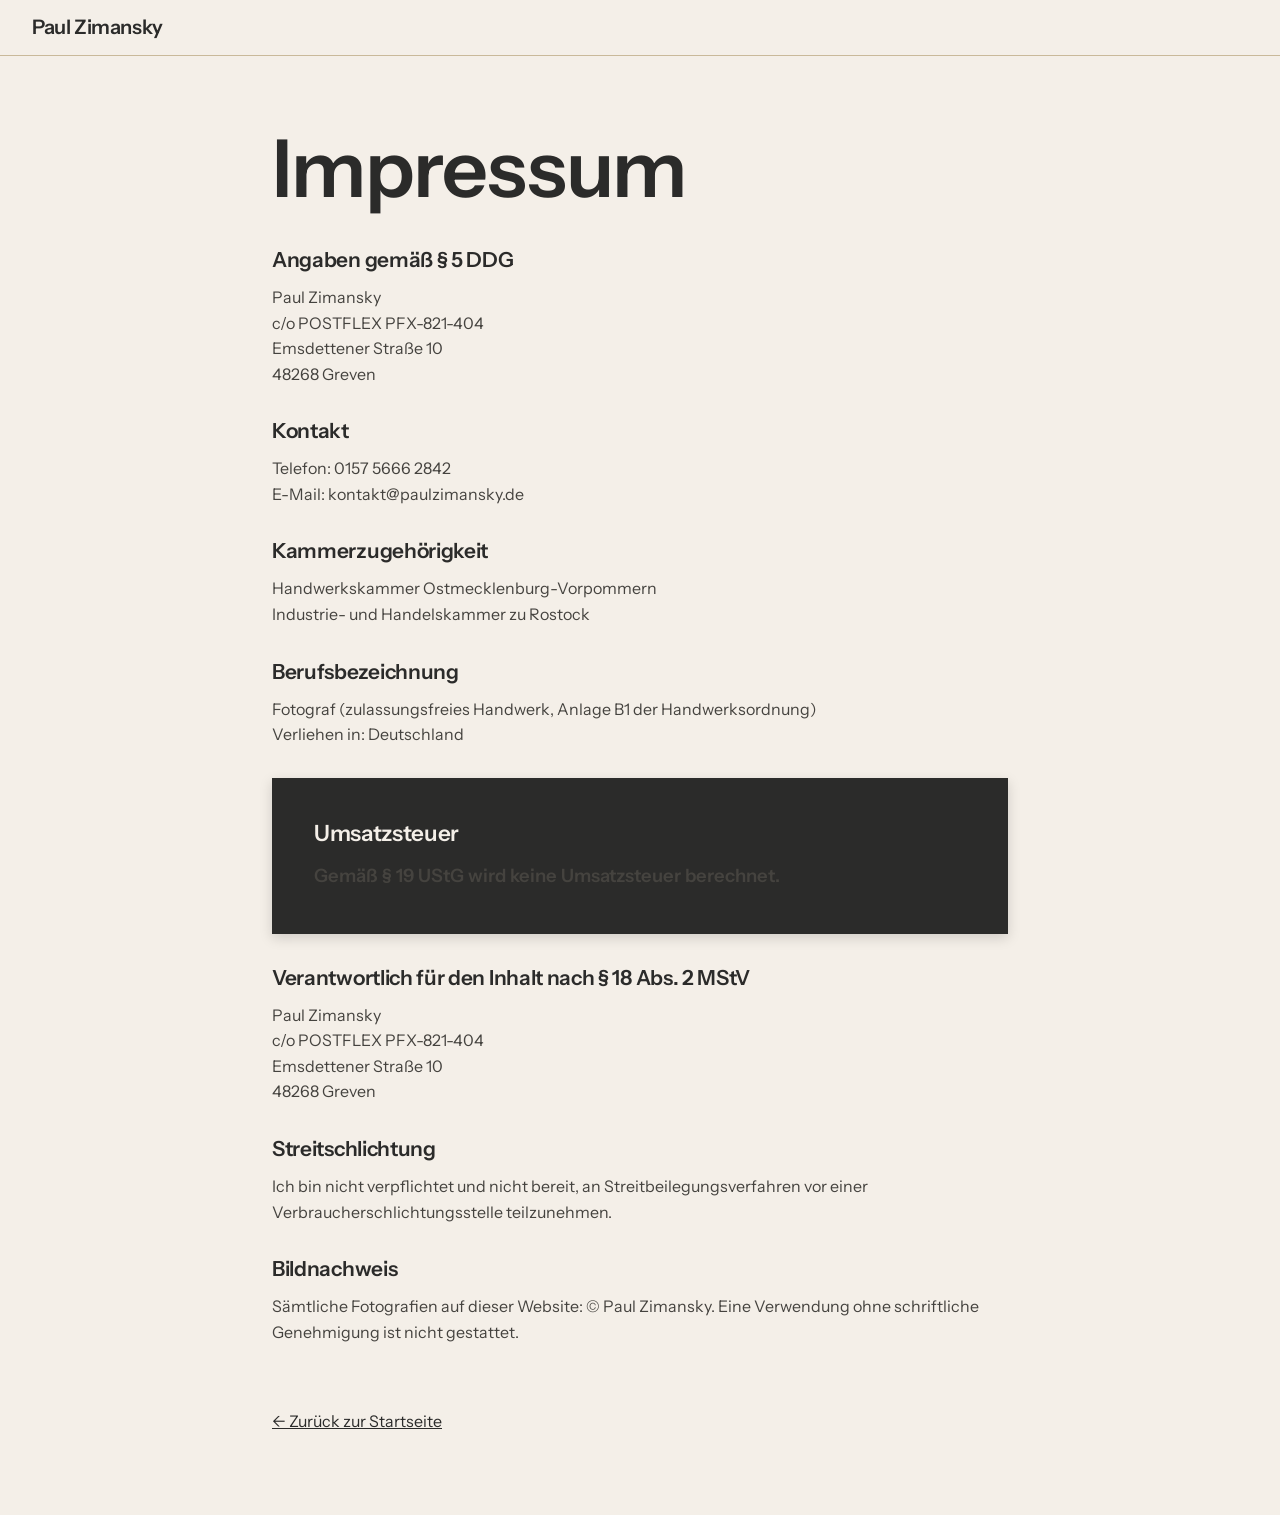
<file: impressum.html>
<!DOCTYPE html>
<html lang="de">
<head>
    <meta charset="UTF-8">
    <meta name="viewport" content="width=device-width, initial-scale=1.0">
    <title>Impressum – Paul Zimansky</title>
    <link rel="stylesheet" href="style.css">
    <style>
        .legal { max-width: 800px; margin: 120px auto 80px; padding: 0 2rem; }
        .legal h1 { margin-bottom: 2rem; }
        .legal h2 { font-size: 1.3rem; margin: 2rem 0 0.75rem; }
        .legal p { color: var(--color-gray-darker); }
        .legal a.back { display: inline-block; margin-top: 3rem; color: var(--color-black); }
    </style>
</head>
<body>
    <nav class="nav">
        <div class="nav-container">
            <a href="index.html" class="logo">Paul Zimansky</a>
        </div>
    </nav>

    <main class="legal">
        <h1>Impressum</h1>

        <h2>Angaben gemäß § 5 DDG</h2>
        <p>
            Paul Zimansky<br>
            c/o POSTFLEX PFX-821-404<br>
            Emsdettener Straße 10<br>
            48268 Greven
        </p>

        <h2>Kontakt</h2>
        <p>
            Telefon: 0157 5666 2842<br>
            E-Mail: kontakt@paulzimansky.de
        </p>

        <h2>Kammerzugehörigkeit</h2>
        <p>
            Handwerkskammer Ostmecklenburg-Vorpommern<br>
            Industrie- und Handelskammer zu Rostock
        </p>

        <h2>Berufsbezeichnung</h2>
        <p>
            Fotograf (zulassungsfreies Handwerk, Anlage B1 der Handwerksordnung)<br>
            Verliehen in: Deutschland
        </p>

        <div class="umsatzsteuer-info prominent">
            <h3>Umsatzsteuer</h3>
            <p class="text-large text-bold">Gemäß § 19 UStG wird keine Umsatzsteuer berechnet.</p>
        </div>

        <h2>Verantwortlich für den Inhalt nach § 18 Abs. 2 MStV</h2>
        <p>
            Paul Zimansky<br>
            c/o POSTFLEX PFX-821-404<br>
            Emsdettener Straße 10<br>
            48268 Greven
        </p>

        <h2>Streitschlichtung</h2>
        <p>
            Ich bin nicht verpflichtet und nicht bereit, an Streitbeilegungsverfahren
            vor einer Verbraucherschlichtungsstelle teilzunehmen.
        </p>

        <h2>Bildnachweis</h2>
        <p>
            Sämtliche Fotografien auf dieser Website: © Paul Zimansky.
            Eine Verwendung ohne schriftliche Genehmigung ist nicht gestattet.
        </p>

        <a href="index.html" class="back">← Zurück zur Startseite</a>
    </main>
</body>
</html>
</file>
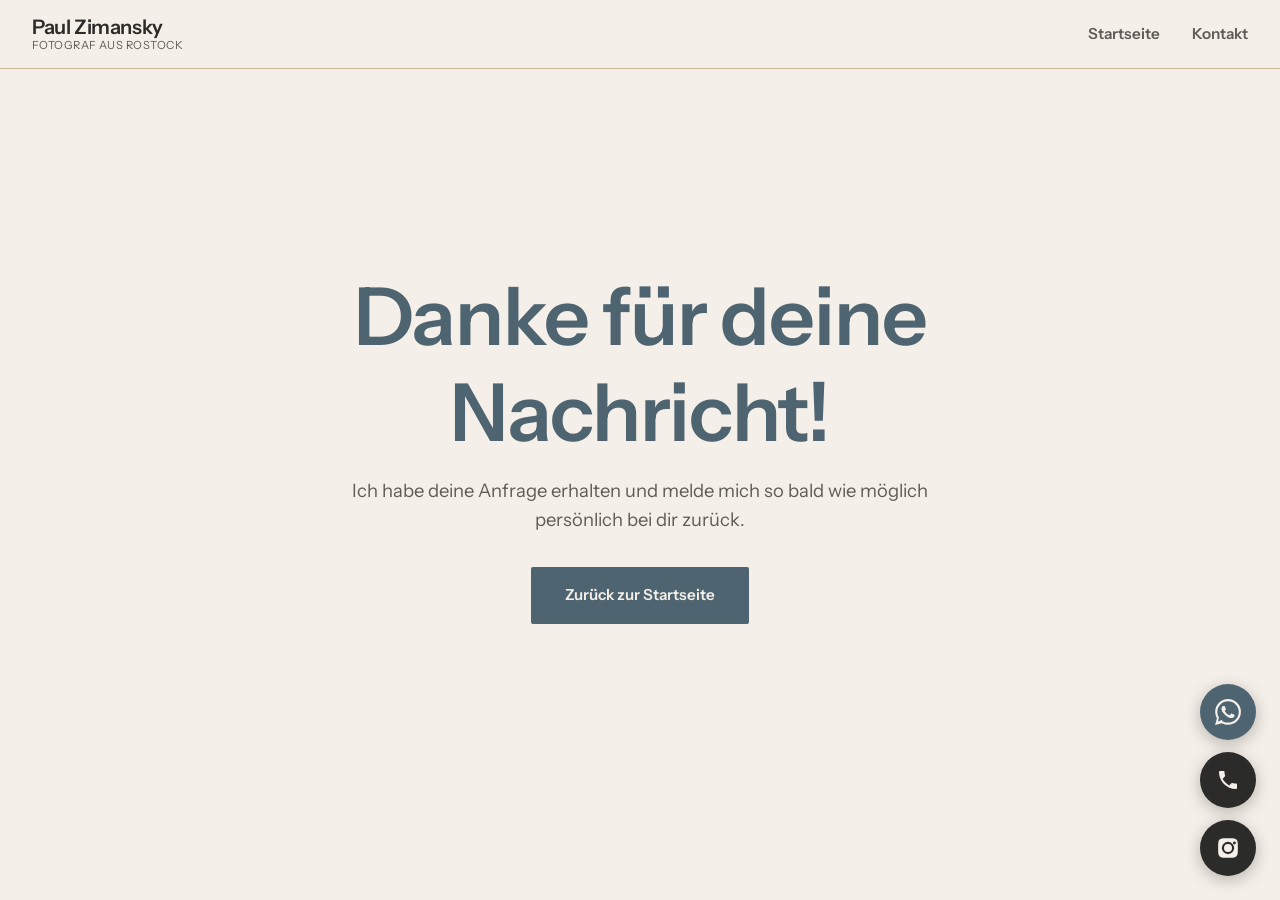
<file: success.html>
<!DOCTYPE html>
<html lang="de">
<head>
    <meta charset="UTF-8">
    <meta name="viewport" content="width=device-width, initial-scale=1.0">
    <title>Danke – Paul Zimansky</title>
    <link rel="stylesheet" href="style.css">
</head>
<body>
    <nav class="nav">
        <div class="nav-container">
            <a href="index.html" class="logo">Paul Zimansky<span class="logo-sub">Fotograf aus Rostock</span></a>
            <ul class="nav-menu" id="nav-menu">
                <li><a href="index.html" class="nav-link">Startseite</a></li>
                <li><a href="contact.html" class="nav-link">Kontakt</a></li>
            </ul>
        </div>
    </nav>

    <main class="contact-page">
        <div class="container-small" style="text-align:center;">
            <div class="form-success">
                <h1 class="section-title">Danke für deine Nachricht!</h1>
                <p class="section-intro">
                    Ich habe deine Anfrage erhalten und melde mich so bald wie
                    möglich persönlich bei dir zurück.
                </p>
                <a href="index.html" class="btn btn-primary" style="margin-top:2rem;">
                    Zurück zur Startseite
                </a>
            </div>
        </div>
    </main>
    <script src="script.js"></script>
    <script src="floating-contact.js"></script>
</body>
</html>
</file>
<file: links/links-style.css>
/* Linkseite in der Markenlinie "So wie du bist" */
@font-face { font-family:'Instrument Sans'; src:url('../fonts/instrument-sans-400.woff') format('woff'); font-weight:400; font-display:swap; }
@font-face { font-family:'Instrument Sans'; src:url('../fonts/instrument-sans-600.woff') format('woff'); font-weight:500 700; font-display:swap; }
@font-face { font-family:'Cormorant'; src:url('../fonts/cormorant-600.woff') format('woff'); font-weight:300 700; font-display:swap; }

:root {
    --sand:#F4EFE8; --anthrazit:#2B2B2A; --strandhafer:#C9B99A; --strandhafer-hell:#E7DFD1;
    --blau:#4E6470; --blau-dunkel:#3D4F59; --backstein:#A0573C; --grau:#5E5C57;
}

* { margin:0; padding:0; box-sizing:border-box; }

body {
    font-family:'Instrument Sans', -apple-system, BlinkMacSystemFont, 'Segoe UI', sans-serif;
    background:var(--sand); color:var(--anthrazit);
    min-height:100vh;
    display:flex; align-items:center; justify-content:center;
    padding:40px 20px;
}

.links-container {
    width:100%; max-width:480px; text-align:center;
    animation: fadeIn 0.5s ease;
}

.profile-section { margin-bottom:36px; }
.profile-photo { width:168px; height:168px; border-radius:8px; object-fit:cover; display:block; margin:0 auto 22px; }
.profile-section h1 { font-size:1.6rem; font-weight:600; letter-spacing:-0.01em; margin-bottom:4px; }
.tagline { font-size:0.8rem; color:var(--grau); margin-bottom:18px; letter-spacing:0.12em; text-transform:uppercase; }
.description {
    font-family:'Cormorant', Georgia, serif; font-weight:600;
    font-size:2.1rem; line-height:1.1; color:var(--blau);
}
.description::before {
    content:""; display:block; width:40px; height:2px;
    background:var(--backstein); margin:0 auto 16px;
}

.links-section {
    display:flex; flex-direction:column; gap:12px;
    margin-bottom:36px;
}
.link-group-label {
    font-size:0.72rem; font-weight:600; color:var(--grau);
    text-transform:uppercase; letter-spacing:0.14em;
    margin-top:12px;
}
.link-button {
    display:block; padding:15px 24px;
    background:var(--blau); color:var(--sand);
    text-decoration:none; font-size:1rem; font-weight:600;
    border:2px solid var(--blau); border-radius:2px;
    transition:background 0.2s ease, transform 0.2s ease;
}
.link-button span { display:block; font-weight:400; font-size:0.85rem; opacity:0.85; margin-top:2px; }
.link-button:hover { background:var(--blau-dunkel); border-color:var(--blau-dunkel); transform:translateY(-2px); }
.link-button.secondary { background:transparent; color:var(--blau); }
.link-button.secondary:hover { background:var(--blau); color:var(--sand); }
.link-button.cta {
    display:flex; flex-wrap:wrap; align-items:center; justify-content:center; column-gap:10px;
    padding:18px 24px; font-size:1.1rem;
}
.link-button.cta span { flex-basis:100%; }

.social-section { margin-bottom:36px; }
.social-label {
    font-size:0.72rem; color:var(--grau);
    text-transform:uppercase; letter-spacing:0.14em;
    margin-bottom:16px; font-weight:600;
}
.social-icons { display:flex; gap:14px; justify-content:center; flex-wrap:wrap; }
.social-icon {
    display:flex; align-items:center; justify-content:center;
    width:48px; height:48px; border-radius:50%;
    background:var(--strandhafer-hell); color:var(--anthrazit);
    text-decoration:none;
    transition:background 0.2s ease, color 0.2s ease, transform 0.2s ease;
}
.social-icon:hover { background:var(--blau); color:var(--sand); transform:translateY(-3px); }

.footer-section { padding-top:24px; border-top:1px solid var(--strandhafer); display:flex; flex-direction:column; align-items:center; gap:10px; }
.footer-logo { width:72px; height:auto; display:block; }
.footer-text { font-size:0.85rem; color:var(--grau); letter-spacing:0.04em; text-decoration:none; }
.footer-text:hover { color:var(--blau); }
.legal-links { font-size:0.78rem; color:var(--grau); }
.legal-links a { color:var(--grau); text-decoration:none; }
.legal-links a:hover { color:var(--blau); }

a:focus-visible { outline:3px solid var(--blau); outline-offset:3px; }

@media (max-width:480px) {
    .profile-photo { width:148px; height:148px; }
    .profile-section h1 { font-size:1.45rem; }
    .description { font-size:1.9rem; }
    .link-button { padding:14px 20px; font-size:0.95rem; }
    .social-icon { width:44px; height:44px; }
}

@keyframes fadeIn {
    from { opacity:0; transform:translateY(10px); }
    to { opacity:1; transform:translateY(0); }
}
</file>
<file: style.css>
/* ==============================================
   SCHRIFTEN – selbst gehostet (kein Google-Server, DSGVO-freundlich)
   Dieselben Schnitte wie in Edits, CapCut, Resolve und Canva.
   ============================================== */
@font-face {
    font-family: 'Instrument Sans';
    src: url('fonts/instrument-sans-400.woff') format('woff');
    font-weight: 400;
    font-style: normal;
    font-display: swap;
}
@font-face {
    font-family: 'Instrument Sans';
    src: url('fonts/instrument-sans-600.woff') format('woff');
    font-weight: 500 700;
    font-style: normal;
    font-display: swap;
}
@font-face {
    font-family: 'Cormorant';
    src: url('fonts/cormorant-600.woff') format('woff');
    font-weight: 300 700;
    font-style: normal;
    font-display: swap;
}

/* ==============================================
   RESET & BASE
   ============================================== */
* {
    margin: 0;
    padding: 0;
    box-sizing: border-box;
}

:root {
    /* Markenfarben "So wie du bist"
       Die alten Variablennamen bleiben, damit die ganze Seite automatisch mitzieht. */
    --color-white: #F4EFE8;        /* Ostseesand – Hintergrund, Text auf Dunkel */
    --color-black: #2B2B2A;        /* Anthrazit – Text, dunkle Flächen */
    --color-gray-light: #E7DFD1;   /* Strandhafer hell – abgesetzte Abschnitte */
    --color-gray-medium: #C9B99A;  /* Strandhafer – Linien, Rahmen */
    --color-gray-dark: #5E5C57;    /* Anthrazit hell – Nebentexte */
    --color-gray-darker: #45433F;  /* Anthrazit mittel – Fließtext in Karten */
    --color-accent: #4E6470;       /* Ostsee-Blau – Buttons, Links, Hervorhebungen */
    --color-accent-dark: #3D4F59;  /* Ostsee-Blau dunkel – Hover */
    --color-brick: #A0573C;        /* Backstein – nur kleine Details */
    --color-on-dark: #F4EFE8;      /* Ostseesand auf dunklen Flächen */

    /* Schriften
       --font-display / --font-body: Instrument Sans (Überschriften SemiBold, Text Regular)
       --font-voice: Cormorant SemiBold – nur Claim, Zitate, emotionale Einzelzeilen */
    --font-display: 'Instrument Sans', -apple-system, BlinkMacSystemFont, 'Segoe UI', system-ui, sans-serif;
    --font-body: 'Instrument Sans', -apple-system, BlinkMacSystemFont, 'Segoe UI', system-ui, sans-serif;
    --font-voice: 'Cormorant', 'Cormorant Garamond', Georgia, serif;
    
    /* Spacing */
    --spacing-xs: 0.5rem;
    --spacing-sm: 1rem;
    --spacing-md: 2rem;
    --spacing-lg: 4rem;
    --spacing-xl: 6rem;
    --spacing-2xl: 8rem;
    
    /* Layout */
    --max-width: 1400px;
    --max-width-small: 800px;
    
    /* Transitions */
    --transition-fast: 0.2s ease;
    --transition-normal: 0.3s ease;
    --transition-slow: 0.5s ease;
}

html {
    scroll-behavior: smooth;
}

body {
    font-family: var(--font-body);
    font-size: 16px;
    line-height: 1.6;
    color: var(--color-black);
    background-color: var(--color-white);
    -webkit-font-smoothing: antialiased;
    -moz-osx-font-smoothing: grayscale;
}

/* ==============================================
   TYPOGRAPHY
   ============================================== */
h1, h2, h3, h4, h5, h6 {
    font-family: var(--font-display);
    font-weight: 600;
    line-height: 1.2;
    letter-spacing: -0.02em;
}

h1 { font-size: clamp(2.5rem, 8vw, 5rem); }
h2 { font-size: clamp(2rem, 5vw, 3rem); }
h3 { font-size: clamp(1.5rem, 3vw, 2rem); }

p {
    margin-bottom: 1rem;
}

.lead {
    font-size: 1.25rem;
    font-weight: 400;
    color: var(--color-gray-darker);
}

.emphasis {
    font-style: italic;
    color: var(--color-gray-dark);
}

/* ==============================================
   LAYOUT CONTAINERS
   ============================================== */
.container {
    max-width: var(--max-width);
    margin: 0 auto;
    padding: 0 var(--spacing-md);
}

.container-wide {
    max-width: 1600px;
    margin: 0 auto;
    padding: 0 var(--spacing-md);
}

.container-small {
    max-width: var(--max-width-small);
    margin: 0 auto;
    padding: 0 var(--spacing-md);
}

/* ==============================================
   NAVIGATION
   ============================================== */
.nav {
    position: fixed;
    top: 0;
    left: 0;
    right: 0;
    background-color: rgba(244, 239, 232, 0.95);
    backdrop-filter: blur(10px);
    z-index: 1000;
    border-bottom: 1px solid var(--color-gray-medium);
}

.nav-container {
    max-width: var(--max-width);
    margin: 0 auto;
    padding: var(--spacing-sm) var(--spacing-md);
    display: flex;
    justify-content: space-between;
    align-items: center;
}

.logo {
    font-family: var(--font-display);
    font-size: 1.25rem;
    font-weight: 600;
    color: var(--color-black);
    text-decoration: none;
    letter-spacing: -0.02em;
}

.nav-menu {
    display: flex;
    list-style: none;
    gap: var(--spacing-md);
}

.nav-link {
    color: var(--color-gray-dark);
    text-decoration: none;
    font-size: 0.95rem;
    font-weight: 500;
    transition: color var(--transition-fast);
}

.nav-link:hover {
    color: var(--color-black);
}

.nav-toggle {
    display: none;
    flex-direction: column;
    gap: 5px;
    background: none;
    border: none;
    cursor: pointer;
    padding: 5px;
}

.nav-toggle span {
    width: 25px;
    height: 2px;
    background-color: var(--color-black);
    transition: all var(--transition-fast);
}

@media (max-width: 768px) {
    .nav-menu {
        position: fixed;
        top: 70px;
        left: -100%;
        width: 100%;
        flex-direction: column;
        background-color: var(--color-white);
        padding: var(--spacing-md);
        gap: var(--spacing-sm);
        transition: left var(--transition-normal);
        border-bottom: 1px solid var(--color-gray-medium);
    }
    
    .nav-menu.active {
        left: 0;
    }
    
    .nav-toggle {
        display: flex;
    }
}

/* ==============================================
   HERO SECTION
   ============================================== */
.hero {
    min-height: 100vh;
    display: flex;
    align-items: center;
    justify-content: center;
    padding: var(--spacing-2xl) var(--spacing-md);
    position: relative;
    margin-top: 70px;
    background-image: linear-gradient(rgba(43, 43, 42, 0.32), rgba(43, 43, 42, 0.42)), url('images/hero-strand.jpg');
    background-size: cover;
    background-position: center 60%;
    background-repeat: no-repeat;
}

.hero-content {
    text-align: center;
    max-width: 900px;
    animation: fadeInUp 1s ease;
    color: var(--color-white);
}

.hero-title {
    margin-bottom: var(--spacing-md);
    font-weight: 300;
    color: var(--color-white);
}

.hero-emphasis {
    font-weight: 700;
    display: block;
    margin-top: var(--spacing-xs);
}

.hero-subtitle {
    font-size: 1.15rem;
    color:rgba(244,239,232,0.85);
    margin-bottom: var(--spacing-lg);
    line-height: 1.8;
}

.hero-cta {
    display: flex;
    gap: var(--spacing-sm);
    justify-content: center;
    flex-wrap: wrap;
}

.hero-scroll {
    position: absolute;
    bottom: var(--spacing-md);
    left: 50%;
    transform: translateX(-50%);
    display: flex;
    flex-direction: column;
    align-items: center;
    gap: var(--spacing-xs);
    color:rgba(244,239,232,0.7);
    font-size: 0.85rem;
    animation: fadeIn 1.5s ease 0.5s both;
}

.scroll-line {
    width: 1px;
    height: 40px;
    background-color: var(--color-gray-medium);
    animation: scrollLine 2s ease infinite;
}

@keyframes scrollLine {
    0%, 100% { transform: scaleY(0.5); opacity: 0.3; }
    50% { transform: scaleY(1); opacity: 1; }
}

/* ==============================================
   BUTTONS
   ============================================== */
.btn {
    display: inline-block;
    padding: 0.9rem 2rem;
    text-decoration: none;
    font-weight: 500;
    border-radius: 0;
    transition: all var(--transition-normal);
    font-size: 0.95rem;
    border: 2px solid var(--color-black);
}

.btn-primary {
    background-color: var(--color-black);
    color: var(--color-white);
}

.btn-primary:hover {
    background-color: var(--color-white);
    color: var(--color-black);
}

.btn-secondary {
    background-color: var(--color-white);
    color: var(--color-black);
}

.btn-secondary:hover {
    background-color: var(--color-black);
    color: var(--color-white);
}

/* ==============================================
   SECTIONS
   ============================================== */
section {
    padding: var(--spacing-2xl) 0;
}

.section-header {
    text-align: center;
    margin-bottom: var(--spacing-xl);
}

.section-title {
    margin-bottom: var(--spacing-sm);
    font-weight: 600;
}

.section-intro {
    font-size: 1.15rem;
    color: var(--color-gray-dark);
    max-width: 600px;
    margin: 0 auto;
}

/* ==============================================
   PORTFOLIO SECTION
   ============================================== */
.portfolio {
    background-color: var(--color-gray-light);
}

.portfolio-filter {
    display: flex;
    justify-content: center;
    gap: var(--spacing-sm);
    margin-bottom: var(--spacing-lg);
    flex-wrap: wrap;
}

.filter-btn {
    background: none;
    border: 1px solid var(--color-gray-medium);
    padding: 0.6rem 1.5rem;
    color: var(--color-gray-dark);
    cursor: pointer;
    transition: all var(--transition-fast);
    font-weight: 500;
    font-size: 0.9rem;
}

.filter-btn:hover,
.filter-btn.active {
    background-color: var(--color-black);
    color: var(--color-white);
    border-color: var(--color-black);
}

.portfolio-grid {
    display: grid;
    grid-template-columns: repeat(auto-fill, minmax(350px, 1fr));
    gap: var(--spacing-md);
}

@media (max-width: 768px) {
    .portfolio-grid {
        grid-template-columns: 1fr;
    }
}

.portfolio-item {
    background-color: var(--color-white);
    overflow: hidden;
    cursor: pointer;
    transition: transform var(--transition-normal);
}

.portfolio-item:hover {
    transform: translateY(-5px);
}

.portfolio-image {
    position: relative;
    width: 100%;
    padding-bottom: 133%; /* 3:4 Aspect Ratio */
    overflow: hidden;
    background-color: var(--color-gray-medium);
}

.portfolio-image img {
    position: absolute;
    top: 0;
    left: 0;
    width: 100%;
    height: 100%;
    object-fit: cover;
    transition: transform var(--transition-slow);
}

.portfolio-item:hover .portfolio-image img {
    transform: scale(1.05);
}

.portfolio-caption {
    padding: var(--spacing-md);
}

.portfolio-caption h3 {
    font-size: 1.15rem;
    margin-bottom: var(--spacing-xs);
}

.portfolio-caption p {
    font-size: 0.9rem;
    color: var(--color-gray-dark);
    margin-bottom: 0;
}

/* Placeholder für Demo */
.placeholder-image {
    position: absolute;
    top: 0;
    left: 0;
    width: 100%;
    height: 100%;
    display: flex;
    align-items: center;
    justify-content: center;
    background-color: var(--color-gray-medium);
    color: var(--color-gray-dark);
    font-size: 0.9rem;
}

/* ==============================================
   ABOUT SECTION
   ============================================== */
.about-grid {
    display: grid;
    grid-template-columns: 1fr 1fr;
    gap: var(--spacing-xl);
    align-items: center;
}

@media (max-width: 968px) {
    .about-grid {
        grid-template-columns: 1fr;
        gap: var(--spacing-lg);
    }
}

.about-image {
    position: relative;
    width: 100%;
    padding-bottom: 120%;
    overflow: hidden;
    background-color: var(--color-gray-medium);
}

.about-image img {
    position: absolute;
    top: 0;
    left: 0;
    width: 100%;
    height: 100%;
    object-fit: cover;
    filter: grayscale(100%);
    transition: filter var(--transition-slow);
}

.about-image:hover img {
    filter: grayscale(0%);
}

.about-content {
    padding: var(--spacing-md);
}

.about-text {
    margin-top: var(--spacing-md);
}

.about-text p {
    color: var(--color-gray-darker);
}

/* ==============================================
   PROCESS SECTION
   ============================================== */
.process {
    background-color: var(--color-gray-light);
}

.process-steps {
    display: grid;
    grid-template-columns: repeat(auto-fit, minmax(250px, 1fr));
    gap: var(--spacing-lg);
}

.process-step {
    text-align: center;
    padding: var(--spacing-md);
}

.step-number {
    font-family: var(--font-display);
    font-size: 3rem;
    font-weight: 200;
    color: var(--color-gray-medium);
    margin-bottom: var(--spacing-sm);
}

.process-step h3 {
    font-size: 1.25rem;
    margin-bottom: var(--spacing-sm);
}

.process-step p {
    color: var(--color-gray-dark);
    font-size: 0.95rem;
    margin-bottom: 0;
}

/* ==============================================
   LEISTUNGEN SECTION
   ============================================== */
.services {
    background-color: var(--color-white);
}

.services-grid {
    display: grid;
    grid-template-columns: repeat(auto-fit, minmax(280px, 1fr));
    gap: var(--spacing-md);
    margin-bottom: var(--spacing-xl);
}

.service-card {
    border: 1px solid var(--color-gray-medium);
    padding: var(--spacing-lg) var(--spacing-md);
    display: flex;
    flex-direction: column;
    transition: border-color var(--transition-normal), transform var(--transition-normal);
}

.service-card:hover {
    border-color: var(--color-black);
    transform: translateY(-4px);
}

.service-card h3 {
    font-size: 1.35rem;
    margin-bottom: var(--spacing-sm);
}

.service-card p {
    color: var(--color-gray-darker);
    font-size: 0.98rem;
}

.service-list {
    list-style: none;
    margin-top: var(--spacing-md);
    padding-top: var(--spacing-sm);
    border-top: 1px solid var(--color-gray-medium);
}

.service-list li {
    position: relative;
    padding-left: 1.25rem;
    margin-bottom: 0.6rem;
    font-size: 0.92rem;
    color: var(--color-gray-darker);
}

.service-list li::before {
    content: "—";
    position: absolute;
    left: 0;
    color: var(--color-gray-dark);
}

.service-list li:last-child {
    margin-bottom: 0;
}

.services-note {
    text-align: center;
    max-width: 640px;
    margin: 0 auto var(--spacing-lg);
}

.services-note p {
    color: var(--color-gray-dark);
    font-size: 0.95rem;
    margin-bottom: 0;
}

.services-cta {
    text-align: center;
}

/* ==============================================
   CONTACT SECTION
   ============================================== */
.contact-content {
    text-align: center;
    padding: var(--spacing-lg) 0;
}

.contact-emphasis {
    font-size: 1.5rem;
    font-style: italic;
    color: var(--color-gray-darker);
    margin-bottom: var(--spacing-lg);
    line-height: 1.6;
}

.contact-methods {
    display: flex;
    flex-direction: column;
    gap: var(--spacing-sm);
    align-items: center;
}

.contact-link {
    display: flex;
    align-items: center;
    gap: var(--spacing-sm);
    padding: var(--spacing-sm) var(--spacing-md);
    color: var(--color-black);
    text-decoration: none;
    border: 1px solid var(--color-gray-medium);
    transition: all var(--transition-fast);
    width: 100%;
    max-width: 400px;
}

.contact-link:hover {
    background-color: var(--color-black);
    color: var(--color-white);
    border-color: var(--color-black);
}

.contact-link .icon {
    font-size: 1.5rem;
}

/* ==============================================
   FOOTER
   ============================================== */
.footer {
    background-color: var(--color-black);
    color: var(--color-white);
    padding: var(--spacing-lg) 0;
}

.footer-content {
    display: flex;
    justify-content: space-between;
    align-items: center;
    flex-wrap: wrap;
    gap: var(--spacing-sm);
}

.footer-text {
    color: var(--color-gray-dark);
    font-size: 0.9rem;
    margin: 0;
}

.footer-links {
    display: flex;
    gap: var(--spacing-md);
}

.footer-links a {
    color: var(--color-gray-dark);
    text-decoration: none;
    font-size: 0.9rem;
    transition: color var(--transition-fast);
}

.footer-links a:hover {
    color: var(--color-white);
}

/* ==============================================
   LIGHTBOX
   ============================================== */
.lightbox {
    position: fixed;
    top: 0;
    left: 0;
    width: 100%;
    height: 100%;
    background-color: rgba(43, 43, 42, 0.96);
    display: none;
    align-items: center;
    justify-content: center;
    z-index: 2000;
    opacity: 0;
    transition: opacity var(--transition-normal);
}

.lightbox.active {
    display: flex;
    opacity: 1;
}

.lightbox-image {
    max-width: 90%;
    max-height: 90vh;
    object-fit: contain;
}

.lightbox-close,
.lightbox-prev,
.lightbox-next {
    position: absolute;
    background: none;
    border: none;
    color: var(--color-white);
    font-size: 3rem;
    cursor: pointer;
    padding: var(--spacing-sm);
    transition: opacity var(--transition-fast);
}

.lightbox-close:hover,
.lightbox-prev:hover,
.lightbox-next:hover {
    opacity: 0.7;
}

.lightbox-close {
    top: var(--spacing-md);
    right: var(--spacing-md);
}

.lightbox-prev {
    left: var(--spacing-md);
    top: 50%;
    transform: translateY(-50%);
}

.lightbox-next {
    right: var(--spacing-md);
    top: 50%;
    transform: translateY(-50%);
}

.lightbox-caption {
    position: absolute;
    bottom: var(--spacing-md);
    left: 50%;
    transform: translateX(-50%);
    color: var(--color-white);
    text-align: center;
    max-width: 600px;
    padding: 0 var(--spacing-md);
}

/* ==============================================
   ANIMATIONS
   ============================================== */
@keyframes fadeIn {
    from {
        opacity: 0;
    }
    to {
        opacity: 1;
    }
}

@keyframes fadeInUp {
    from {
        opacity: 0;
        transform: translateY(30px);
    }
    to {
        opacity: 1;
        transform: translateY(0);
    }
}

/* ==============================================
   UTILITIES
   ============================================== */
.hidden {
    display: none !important;
}

/* ==============================================
   BLOG
   ============================================== */
.blog-page, .blog-single { padding: 140px 0 var(--spacing-2xl); min-height: 80vh; }
.blog-filter { display:flex; flex-wrap:wrap; gap:var(--spacing-sm); justify-content:center; margin-bottom:var(--spacing-lg); }
.blog-filter-btn { background:none; border:1px solid var(--color-gray-medium); padding:0.5rem 1.25rem; cursor:pointer; font-size:0.9rem; color:var(--color-gray-dark); transition:all var(--transition-fast); }
.blog-filter-btn:hover, .blog-filter-btn.active { background:var(--color-black); color:var(--color-white); border-color:var(--color-black); }
.blog-grid { display:grid; grid-template-columns:repeat(auto-fill,minmax(320px,1fr)); gap:var(--spacing-md); }
.blog-card { display:flex; flex-direction:column; text-decoration:none; color:inherit; border:1px solid var(--color-gray-medium); transition:transform var(--transition-normal), border-color var(--transition-normal); }
.blog-card:hover { transform:translateY(-4px); border-color:var(--color-black); }
.blog-card-img { aspect-ratio:16/10; overflow:hidden; background:var(--color-gray-medium); }
.blog-card-img img { width:100%; height:100%; object-fit:cover; }
.blog-card-body { padding:var(--spacing-md); }
.blog-card-body h3 { font-size:1.25rem; margin:0.5rem 0; }
.blog-tag { display:inline-block; font-size:0.75rem; letter-spacing:0.05em; text-transform:uppercase; background:var(--color-gray-light); padding:0.25rem 0.6rem; color:var(--color-gray-darker); }
.blog-meta { font-size:0.85rem; color:var(--color-gray-dark); margin:0.25rem 0 0.75rem; }
.blog-desc { font-size:0.95rem; color:var(--color-gray-darker); margin:0; }
.blog-back { display:inline-block; margin-bottom:var(--spacing-lg); color:var(--color-black); text-decoration:none; }
.blog-single article h1 { margin:0.5rem 0 0.25rem; }
.post-hero { width:100%; aspect-ratio:16/9; object-fit:cover; margin:var(--spacing-md) 0 var(--spacing-lg); background:var(--color-gray-medium); }
.post-body { font-size:1.05rem; line-height:1.8; color:var(--color-gray-darker); }
.post-body h1,.post-body h2,.post-body h3 { color:var(--color-black); margin:var(--spacing-lg) 0 var(--spacing-sm); }
.post-body p { margin-bottom:var(--spacing-sm); }
.post-body img { max-width:100%; height:auto; margin:var(--spacing-md) 0; }
.post-nav { display:flex; justify-content:space-between; gap:var(--spacing-md); margin-top:var(--spacing-2xl); padding-top:var(--spacing-md); border-top:1px solid var(--color-gray-medium); }
.post-nav a { color:var(--color-black); text-decoration:none; font-size:0.95rem; max-width:45%; }
.post-nav a:hover { text-decoration:underline; }
@media (max-width:768px){ .blog-grid{grid-template-columns:1fr;} }

/* ==============================================
   KONTAKTFORMULAR
   ============================================== */
.contact-page { padding:140px 0 var(--spacing-2xl); min-height:80vh; }
.contact-form { display:flex; flex-direction:column; gap:var(--spacing-md); }
.hp-field { position:absolute; left:-9999px; }
.form-row { display:flex; flex-direction:column; }
.form-row label { font-size:0.9rem; font-weight:500; margin-bottom:0.4rem; color:var(--color-gray-darker); }
.form-row input, .form-row textarea {
    font-family:var(--font-body); font-size:1rem; padding:0.85rem 1rem;
    border:1px solid var(--color-gray-medium); background:var(--color-white);
    color:var(--color-black); border-radius:0; transition:border-color var(--transition-fast);
}
.form-row input:focus, .form-row textarea:focus { outline:none; border-color:var(--color-black); }
.form-row textarea { resize:vertical; min-height:140px; }
.form-error { color:#b91c1c; font-size:0.85rem; margin-top:0.35rem; min-height:1em; }
.form-check label { flex-direction:row; display:flex; align-items:flex-start; gap:0.6rem; font-weight:400; font-size:0.92rem; }
.form-check input { width:auto; margin-top:0.2rem; }
.form-check a { color:var(--color-black); }
.form-hint { font-size:0.85rem; color:var(--color-gray-dark); margin:0; }
.contact-form .btn { align-self:flex-start; cursor:pointer; }
.contact-form .btn:disabled { opacity:0.6; cursor:not-allowed; }
.form-success { padding:var(--spacing-2xl) 0; }
@media (max-width:768px){
    .contact-form .btn { align-self:stretch; text-align:center; }
}

/* ==============================================
   FLOATING CONTACT BUTTONS + NAV SOCIAL
   ============================================== */
.floating-contact {
    position:fixed; right:24px; bottom:24px; z-index:1500;
    display:flex; flex-direction:column; gap:12px;
}
.fc-btn {
    width:56px; height:56px; border-radius:50%;
    background:var(--color-black); color:var(--color-white);
    display:flex; align-items:center; justify-content:center;
    box-shadow:0 4px 16px rgba(0,0,0,0.25);
    transition:transform var(--transition-fast), background var(--transition-fast);
    animation:fadeInUp 0.5s ease both; position:relative;
}
.fc-btn:hover { transform:scale(1.1); background:var(--color-gray-darker); }
.fc-btn:nth-child(2){ animation-delay:0.08s; }
.fc-btn:nth-child(3){ animation-delay:0.16s; }
.fc-btn[data-tip]::after {
    content:attr(data-tip); position:absolute; right:68px; top:50%;
    transform:translateY(-50%); white-space:nowrap;
    background:var(--color-black); color:var(--color-white);
    font-size:0.8rem; padding:0.4rem 0.7rem; border-radius:4px;
    opacity:0; pointer-events:none; transition:opacity var(--transition-fast);
}
.fc-btn:hover::after { opacity:1; }

.nav-social { display:flex; align-items:center; gap:0.75rem; }
.nav-social a { color:var(--color-gray-dark); display:flex; transition:color var(--transition-fast); }
.nav-social a:hover { color:var(--color-black); }

@media (max-width:768px){
    .floating-contact { right:16px; bottom:16px; gap:10px; }
    .fc-btn { width:50px; height:50px; }
    .fc-btn[data-tip]::after { display:none; }
    .fc-tel { display:none; } /* Mobile: nur WhatsApp + Instagram */
}

/* ==============================================
   GLAS-BUTTONS (Hero, transparent) + LOGO-ZUSATZ
   ============================================== */
.btn-glass {
    background: rgba(255,255,255,0.12);
    color: var(--color-white);
    border: 1.5px solid rgba(255,255,255,0.65);
    backdrop-filter: blur(3px);
    -webkit-backdrop-filter: blur(3px);
    text-shadow: 0 1px 4px rgba(0,0,0,0.45);
    box-shadow: 0 2px 12px rgba(0,0,0,0.25);
}
.btn-glass:hover {
    background: rgba(255,255,255,0.92);
    color: var(--color-black);
    border-color:rgba(244,239,232,0.95);
    text-shadow: none;
    transform: translateY(-2px);
}
.hero-title, .hero-subtitle { text-shadow: 0 2px 12px rgba(0,0,0,0.5); }

.logo { display:flex; flex-direction:column; line-height:1.15; }
.logo-sub {
    font-family: var(--font-body);
    font-size: 0.7rem; font-weight: 400;
    letter-spacing: 0.04em; color: var(--color-gray-dark);
    text-transform: uppercase;
}

/* ==============================================
   ÜBER MICH – neue Struktur (einheitliche Größe)
   ============================================== */
.about-text p {
    font-size: 1.05rem;
    line-height: 1.7;
    color: var(--color-gray-darker);
    margin-bottom: var(--spacing-sm);
}
.about-divider {
    border: none;
    border-top: 1px solid var(--color-gray-medium);
    width: 60px;
    margin: var(--spacing-lg) auto;
}
.about-text .lead, .about-text .emphasis { font-size: 1.05rem; font-style: normal; color: var(--color-gray-darker); }

/* ==============================================
   WIE ICH ARBEITE – Foto + Text
   ============================================== */
.how-i-work-container {
    display: flex;
    gap: 48px;
    align-items: flex-start;
}
.how-i-work-image {
    flex: 0 0 350px;
    position: sticky;
    top: 90px;
}
.how-i-work-image img {
    width: 100%;
    height: auto;
    display: block;
    box-shadow: 0 4px 16px rgba(0,0,0,0.12);
}
.how-i-work-steps { flex: 1; }
.how-i-work-steps .process-steps {
    display: grid;
    grid-template-columns: 1fr 1fr;
    gap: var(--spacing-lg);
}
@media (max-width: 768px) {
    .how-i-work-container { display: block; }
    .how-i-work-image {
        position: static;
        width: 100%;
        margin-bottom: var(--spacing-lg);
    }
    .how-i-work-image img { max-height: 480px; object-fit: cover; }
    .how-i-work-steps .process-steps { grid-template-columns: 1fr; }
}

/* ==============================================
   VIDEO-SEKTION
   ============================================== */
.video-section { background:var(--color-white); }
.video-container {
    position:relative; max-width:900px; margin:0 auto;
    aspect-ratio:16/9; background:var(--color-gray-light);
    box-shadow:0 4px 20px rgba(0,0,0,0.08);
}
.video-container iframe { width:100%; height:100%; border:0; }
.video-placeholder {
    position:absolute; inset:0; display:flex; flex-direction:column;
    align-items:center; justify-content:center; color:var(--color-gray-dark);
}
.video-play-icon {
    width:80px; height:80px; border-radius:50%; background:rgba(43,43,42,0.6);
    color:var(--color-on-dark); font-size:32px; display:flex; align-items:center;
    justify-content:center; margin-bottom:16px; padding-left:6px;
}

/* ==============================================
   "ÜBER MICH" BLOG-BUTTON
   ============================================== */
.about-blog-btn { margin-top:var(--spacing-md); }

/* ==============================================
   LEISTUNGEN: "Jetzt anfragen" Button
   ============================================== */
.service-btn { margin-top:var(--spacing-md); text-align:center; align-self:flex-start; }
.service-card { display:flex; flex-direction:column; }
.service-card .service-list { flex-grow:1; }

/* ==============================================
   PORTFOLIO – 18er-Grid + Modal (NEU)
   ============================================== */
.portfolio-disclaimer {
    font-size:0.88rem; color:var(--color-gray-dark); font-style:italic;
    max-width:640px; margin:0 auto;
}
#portfolio-grid {
    display:grid; grid-template-columns:repeat(auto-fit,minmax(250px,1fr));
    gap:20px; margin-top:var(--spacing-lg);
}
#portfolio-grid .portfolio-item {
    background:var(--color-gray-light); overflow:hidden; cursor:pointer; padding-bottom:0;
}
#portfolio-grid .portfolio-item img {
    position:static; width:100%; height:100%; aspect-ratio:4/3;
    object-fit:cover; display:block; transition:transform 0.4s ease;
}
#portfolio-grid .portfolio-item:hover img { transform:scale(1.05); }

.pf-modal {
    display:none; position:fixed; inset:0; background:rgba(43,43,42,0.96);
    z-index:2000; align-items:center; justify-content:center; padding:20px;
}
.pf-modal.active { display:flex; }
.pf-modal-inner {
    max-width:700px; width:100%; background:var(--color-white); padding:30px;
    max-height:90vh; overflow-y:auto;
}
.pf-modal-inner img { max-width:100%; height:auto; margin-bottom:20px; display:block; }
.pf-modal-inner p { font-size:1rem; line-height:1.7; color:var(--color-gray-darker); margin:0; }
.pf-close, .pf-prev, .pf-next {
    position:absolute; background:none; border:0; color:var(--color-on-dark);
    font-size:40px; cursor:pointer; padding:10px;
}
.pf-close { top:15px; right:20px; }
.pf-prev { left:20px; top:50%; transform:translateY(-50%); }
.pf-next { right:20px; top:50%; transform:translateY(-50%); }
.pf-close:hover, .pf-prev:hover, .pf-next:hover { opacity:0.7; }

/* ==============================================
   CLOSING-STATEMENT "So wie du bist"
   ============================================== */
.closing-statement {
    text-align:center; padding:var(--spacing-2xl) var(--spacing-md);
    background:var(--color-gray-light);
}
.closing-statement h2 { font-size:clamp(2rem,5vw,2.5rem); font-weight:300; margin-bottom:0.5rem; }
.closing-statement p { font-size:1.25rem; font-style:italic; color:var(--color-gray-dark); margin:0; }

/* ==============================================
   IMPRESSUM – Umsatzsteuer-Box
   ============================================== */
.umsatzsteuer-info {
    background:var(--color-black); color:var(--color-on-dark); padding:30px; margin:30px 0;
    border:1px solid var(--color-gray-darker);
}
.umsatzsteuer-info h3 { margin:0 0 12px; font-size:1.15rem; color:var(--color-on-dark); }
.umsatzsteuer-info p { margin:0; line-height:1.6; color:rgba(244,239,232,0.92); }

/* Umsatzsteuer-Box prominenter */
.umsatzsteuer-info.prominent { padding:40px; border:2px solid var(--color-black); box-shadow:0 4px 12px rgba(0,0,0,0.15); }
.umsatzsteuer-info.prominent h3 { font-size:1.4rem; }
.umsatzsteuer-info.prominent .text-large { font-size:1.15rem; line-height:1.8; }
.umsatzsteuer-info.prominent .text-bold { font-weight:700; }

/* ==============================================
   WIE ICH ARBEITE – Karten-Design (Update)
   ============================================== */
.how-i-work-steps .process-steps {
    grid-template-columns: 1fr; /* einspaltig, Karten untereinander */
    gap: 15px;
}
.how-i-work-steps .process-step {
    background: var(--color-white);
    border: 2px solid var(--color-black);
    padding: 20px 24px;
    display: flex;
    gap: 18px;
    align-items: flex-start;
    text-align: left;
    transition: transform var(--transition-fast), box-shadow var(--transition-fast);
}
.how-i-work-steps .process-step:hover {
    transform: translateX(5px);
    box-shadow: 0 4px 12px rgba(0,0,0,0.1);
}
.how-i-work-steps .step-number {
    display: flex; align-items: center; justify-content: center;
    width: 40px; height: 40px; min-width: 40px;
    background: var(--color-black); color:var(--color-on-dark);
    border-radius: 50%;
    font-size: 1rem; font-weight: 700;
    margin: 0; /* alte zentrierte Variante überschreiben */
}
.how-i-work-steps .process-step-content { flex: 1; }
.how-i-work-steps .process-step h3 {
    font-size: 1.05rem; margin: 0 0 4px;
}
.how-i-work-steps .process-step p {
    font-size: 0.92rem; color: var(--color-gray-dark);
    margin: 0; line-height: 1.6;
}

/* ==============================================
   GROSSER CTA "Jetzt anfragen"
   ============================================== */
.big-cta {
    text-align: center;
    padding: var(--spacing-xl) var(--spacing-md);
    background: var(--color-white);
}
.big-cta p {
    font-size: 1.15rem;
    color: var(--color-gray-darker);
    margin-bottom: var(--spacing-md);
}
.big-cta-btn { padding: 1.1rem 2.5rem; font-size: 1rem; }

/* ==============================================
   BLOG: Mehr-lesen, Social Share, Related Posts
   ============================================== */
.blog-link {
    display: inline-block; margin-top: 12px;
    color: var(--color-black); font-weight: 500; font-size: 0.95rem;
}
.blog-card:hover .blog-link { text-decoration: underline; }

.social-share {
    text-align: center; padding: 30px;
    background: var(--color-gray-light);
    margin: var(--spacing-xl) 0 var(--spacing-md);
}
.social-share p { margin: 0 0 16px; color: var(--color-gray-darker); }
.share-buttons { display: flex; gap: 12px; justify-content: center; flex-wrap: wrap; }
.share-btn {
    display: inline-block; padding: 10px 20px;
    background: var(--color-white); border: 1px solid var(--color-gray-medium);
    color: var(--color-black); text-decoration: none;
    font-size: 0.9rem; font-weight: 500;
    transition: all var(--transition-fast);
}
.share-btn:hover { border-color: var(--color-black); box-shadow: 0 2px 8px rgba(0,0,0,0.1); }

.related-posts { margin: var(--spacing-2xl) 0 0; }
.related-posts h2 { text-align: center; font-size: 1.5rem; margin-bottom: var(--spacing-lg); }
.related-grid {
    display: grid; gap: var(--spacing-md);
    grid-template-columns: repeat(auto-fit, minmax(250px, 1fr));
}

/* ==============================================
   PORTFOLIO – 12er-Raster, mobil zweispaltig
   ============================================== */
#portfolio-grid {
    display: grid;
    grid-template-columns: repeat(2, 1fr);
    gap: 10px;
    margin-top: var(--spacing-lg);
}
@media (min-width: 700px) {
    #portfolio-grid { grid-template-columns: repeat(3, 1fr); gap: 20px; }
}
@media (min-width: 1100px) {
    #portfolio-grid { grid-template-columns: repeat(4, 1fr); }
}

.portfolio-hint {
    font-size: 1rem;
    color: var(--color-gray-dark);
    max-width: 600px;
    margin: 0 auto;
}

/* ==============================================
   ÜBER MICH – Ausklapp-Variante
   ============================================== */
.about-text .about-lead {
    font-size: 1.3rem;
    line-height: 1.45;
    font-weight: 500;
    letter-spacing: -0.01em;
    color: var(--color-black);
    margin-bottom: var(--spacing-sm);
}

.about-more {
    margin-top: var(--spacing-md);
}

.about-more-toggle {
    display: inline-flex;
    align-items: center;
    gap: 10px;
    min-height: 48px;
    padding: 12px 22px;
    border: 1px solid var(--color-black);
    color: var(--color-black);
    font-size: 1rem;
    line-height: 1;
    cursor: pointer;
    list-style: none;
    transition: background-color var(--transition-fast), color var(--transition-fast);
}
.about-more-toggle::-webkit-details-marker { display: none; }
.about-more-toggle::marker { content: ""; }
.about-more-toggle:hover {
    background-color: var(--color-black);
    color: var(--color-white);
}
.about-chevron {
    flex-shrink: 0;
    transition: transform var(--transition-normal);
}
.about-more[open] .about-chevron { transform: rotate(180deg); }

.about-more-content {
    margin-top: var(--spacing-md);
}

.about-figure {
    margin: var(--spacing-md) 0;
}
.about-figure img {
    width: 100%;
    height: auto;
    display: block;
    filter: grayscale(100%);
    transition: filter var(--transition-slow);
}
.about-figure img:hover { filter: grayscale(0%); }

.about-text .about-pullquote {
    font-family: var(--font-display);
    font-size: 1.5rem;
    line-height: 1.35;
    font-weight: 500;
    letter-spacing: -0.015em;
    color: var(--color-black);
    margin: var(--spacing-lg) 0 var(--spacing-sm);
}

/* ==============================================
   VERÖFFENTLICHUNGEN
   ============================================== */
.publications {
    border-top: 1px solid var(--color-gray-medium);
}

.publications-list {
    list-style: none;
    max-width: 640px;
    margin: 0 auto;
}
.publications-list li {
    border-bottom: 1px solid var(--color-gray-medium);
}
.publications-list li:first-child {
    border-top: 1px solid var(--color-gray-medium);
}
.publications-list a {
    display: grid;
    grid-template-columns: 1fr auto;
    gap: 2px var(--spacing-sm);
    padding: 18px 4px;
    min-height: 48px;
    color: var(--color-black);
    text-decoration: none;
    transition: background-color var(--transition-fast);
}
.publications-list a:hover { background-color: var(--color-gray-light); }

.pub-name {
    grid-column: 1;
    font-weight: 600;
    letter-spacing: -0.01em;
}
.pub-desc {
    grid-column: 1;
    font-size: 0.95rem;
    color: var(--color-gray-darker);
}
.pub-year {
    grid-column: 2;
    grid-row: 1 / span 2;
    align-self: center;
    font-size: 0.95rem;
    color: var(--color-gray-dark);
    font-variant-numeric: tabular-nums;
}

/* ==============================================
   LEISTUNGEN – Veröffentlichungs-Nachweis
   ============================================== */
.service-credit {
    font-size: 0.92rem;
    color: var(--color-gray-dark);
    border-left: 2px solid var(--color-gray-medium);
    padding-left: var(--spacing-sm);
    margin-top: var(--spacing-sm);
}

/* ==============================================
   MOBIL – Abstände straffen
   ============================================== */
@media (max-width: 768px) {
    section { padding: var(--spacing-lg) 0; }
    .section-header { margin-bottom: var(--spacing-md); }
    .about-content { padding: 0; }
}

/* ==============================================
   STARTSEITE D – Leitbild, Aussage, Zwei Wege
   ============================================== */
.skip-link {
    position: absolute; left: -9999px; top: 0; z-index: 2000;
    background: var(--color-black); color: var(--color-white);
    padding: 12px 20px; text-decoration: none;
}
.skip-link:focus { left: 0; }

.lead-image {
    margin-top: 69px;
    width: 100%;
    height: clamp(320px, 62vh, 720px);
    background-color: var(--color-gray-medium);
    overflow: hidden;
}
.lead-image img {
    width: 100%; height: 100%;
    object-fit: cover; display: block;
}

.statement { text-align: center; }
.statement-kicker {
    margin-bottom: var(--spacing-md);
    font-size: 0.82rem;
    line-height: 1.8;
    letter-spacing: 0.14em;
    text-transform: uppercase;
    color: var(--color-gray-darker);
}
.statement-claim {
    font-family: var(--font-display);
    font-size: clamp(1.4rem, 3.4vw, 2.3rem);
    line-height: 1.3;
    font-weight: 500;
    letter-spacing: -0.02em;
    margin: 0 auto;
    max-width: 760px;
}

.wege { padding: 0; }
.weg {
    position: relative;
    display: block;
    min-height: clamp(220px, 34vw, 400px);
    background-color: var(--color-black);
    color: var(--color-white);
    text-decoration: none;
    overflow: hidden;
}
.weg + .weg { border-top: 2px solid var(--color-white); }
.weg img {
    position: absolute; inset: 0;
    width: 100%; height: 100%;
    object-fit: cover;
    filter: grayscale(100%);
    transition: transform var(--transition-slow), filter var(--transition-slow);
}
.weg:hover img { transform: scale(1.04); filter: grayscale(40%); }
.weg-inner {
    position: relative; z-index: 1;
    display: flex; flex-direction: column;
    align-items: center; justify-content: center;
    gap: 10px; text-align: center;
    min-height: inherit;
    padding: var(--spacing-lg) var(--spacing-md);
    background: rgba(43, 43, 42, 0.5);
    transition: background var(--transition-normal);
}
.weg:hover .weg-inner { background: rgba(43, 43, 42, 0.62); }
.weg-title {
    font-family: var(--font-display);
    font-size: clamp(1.6rem, 4vw, 3rem);
    font-weight: 600;
    letter-spacing: -0.02em;
    line-height: 1.1;
}
.weg-sub {
    font-size: clamp(0.95rem, 1.5vw, 1.1rem);
    color: rgba(244, 239, 232, 0.9);
    max-width: 30ch;
}

/* ==============================================
   ÜBERSCHRIFTEN LINKSBÜNDIG (Variante D)
   ============================================== */
.section-header-left { text-align: left; }
.section-intro-left { margin-left: 0; margin-right: 0; }

/* ==============================================
   PORTFOLIO – Kachel als Schaltfläche
   ============================================== */
#portfolio-grid .portfolio-item {
    margin: 0;
    background: none;
    overflow: visible;
    padding-bottom: 0;
}
.portfolio-trigger {
    display: block;
    width: 100%;
    padding: 0;
    border: 0;
    background: var(--color-gray-medium);
    cursor: pointer;
    overflow: hidden;
}
.portfolio-trigger img {
    position: static;
    width: 100%; height: 100%;
    aspect-ratio: 3/2;
    object-fit: cover;
    display: block;
    transition: transform var(--transition-slow);
}
.portfolio-trigger:hover img { transform: scale(1.05); }
.portfolio-trigger:focus-visible { outline: 3px solid var(--color-black); outline-offset: 3px; }

.portfolio-item figcaption {
    padding: 7px 2px 0;
    font-size: 0.82rem;
    color: var(--color-gray-darker);
}
.portfolio-item figcaption:empty { display: none; }

.pf-meta {
    font-size: 0.85rem;
    letter-spacing: 0.06em;
    text-transform: uppercase;
    color: var(--color-gray-medium);
    margin-bottom: 0.5rem;
}
.pf-meta:empty { display: none; }

/* ==============================================
   LEISTUNGEN – zweiter Block abgesetzt
   ============================================== */
.services-alt { background-color: var(--color-gray-light); }

.contact-cta { margin-top: var(--spacing-md); }

/* ==============================================
   ABSCHLUSS
   ============================================== */
.closing-kicker {
    font-size: 0.78rem;
    letter-spacing: 0.16em;
    text-transform: uppercase;
    color: var(--color-gray-dark);
    margin-bottom: var(--spacing-sm);
}

@media (max-width: 768px) {
    .lead-image { margin-top: 69px; height: clamp(300px, 52vh, 460px); }
}

/* Schlagwortzeile: Wortgruppen nicht mitten im Begriff umbrechen */
.statement-kicker span { display: inline-block; }
@media (max-width: 420px) {
    .statement-kicker { font-size: 0.75rem; letter-spacing: 0.1em; }
}

/* ==============================================
   MARKENLINIE "SO WIE DU BIST" (Oktober 2026)
   Regeln:
   - Instrument Sans SemiBold: Überschriften, Buttons, Navigation
   - Instrument Sans Regular: alle Texte
   - Cormorant SemiBold: nur Claim, Zitate, "So wie du bist."
   - Ostsee-Blau: Abschnittsüberschriften, Buttons, Hervorhebungen
   - Backstein: nur als kleine Linie im Abschluss
   ============================================== */

/* Überschriften */
h1, h2, h3, h4, h5, h6 { letter-spacing: -0.015em; }
.section-title { color: var(--color-accent); }
.logo { color: var(--color-black); }

/* Navigation */
.nav-link:hover,
.nav-social a:hover { color: var(--color-accent); }

/* Buttons */
.btn {
    font-family: var(--font-display);
    font-weight: 600;
    border-color: var(--color-accent);
    border-radius: 2px;
}
.btn-primary {
    background-color: var(--color-accent);
    color: var(--color-on-dark);
}
.btn-primary:hover {
    background-color: var(--color-accent-dark);
    border-color: var(--color-accent-dark);
    color: var(--color-on-dark);
}
.btn-secondary {
    background-color: transparent;
    color: var(--color-accent);
}
.btn-secondary:hover {
    background-color: var(--color-accent);
    color: var(--color-on-dark);
}

/* Cormorant – die "Stimme" der Marke */
.voice {
    font-family: var(--font-voice);
    font-weight: 600;
    font-size: 1.3em;
    line-height: 1;
    letter-spacing: 0;
    color: var(--color-accent);
}

.statement-claim {
    font-family: var(--font-voice);
    font-weight: 600;
    font-size: clamp(1.75rem, 4.2vw, 2.75rem);
    line-height: 1.22;
    letter-spacing: 0;
    color: var(--color-black);
}
.statement-claim .claim-accent { color: var(--color-accent); }

.about-text .about-pullquote {
    font-family: var(--font-voice);
    font-weight: 600;
    font-size: clamp(1.7rem, 3vw, 2.1rem);
    line-height: 1.25;
    letter-spacing: 0;
    color: var(--color-accent);
}

/* Ablauf: ruhige Karten mit Strandhafer-Rahmen, Nummern in Ostsee-Blau */
.how-i-work-steps .process-step { border: 1px solid var(--color-gray-medium); }
.how-i-work-steps .process-step:hover { border-color: var(--color-accent); box-shadow: none; }
.how-i-work-steps .step-number {
    font-family: var(--font-display);
    font-weight: 600;
    background: var(--color-accent);
    color: var(--color-on-dark);
}

/* Einzelne Kernsätze im Fließtext */
.highlight {
    font-weight: 600;
    color: var(--color-black);
}

/* Abschluss "So wie du bist." */
.closing-statement .closing-kicker {
    font-family: var(--font-body);
    font-weight: 400;
    font-size: 0.78rem;
    color: var(--color-gray-dark);
    margin-bottom: var(--spacing-md);
}
.closing-kicker::after {
    content: "";
    display: block;
    width: 40px;
    height: 2px;
    margin: var(--spacing-sm) auto 0;
    background: var(--color-brick);
}
.closing-statement h2 {
    font-family: var(--font-voice);
    font-weight: 600;
    font-size: clamp(2.8rem, 7vw, 4.2rem);
    line-height: 1.1;
    letter-spacing: 0;
    color: var(--color-accent);
}
.closing-statement p {
    font-family: var(--font-voice);
    font-weight: 600;
    font-style: normal;
    font-size: clamp(1.4rem, 3vw, 1.75rem);
    color: var(--color-gray-darker);
}

/* Kontakt: Symbole statt Emojis */
.contact-link .icon { display: flex; color: var(--color-accent); }
.contact-link .icon svg { width: 22px; height: 22px; }
.contact-link:hover {
    background-color: var(--color-accent);
    border-color: var(--color-accent);
    color: var(--color-on-dark);
}
.contact-link:hover .icon { color: var(--color-on-dark); }

/* Schwebende Kontakt-Buttons: WhatsApp in Ostsee-Blau, Rest Anthrazit */
.fc-btn { color: var(--color-on-dark); }
.fc-btn:hover { background: var(--color-gray-darker); }
.fc-wa { background: var(--color-accent); }
.fc-wa:hover { background: var(--color-accent-dark); }

/* Footer: lesbarer Ostseesand auf Anthrazit */
.footer-text,
.footer-links a { color: rgba(244, 239, 232, 0.72); }
.footer-links a:hover { color: var(--color-on-dark); }

/* Fokus für Tastaturbedienung */
.portfolio-trigger:focus-visible,
a:focus-visible,
button:focus-visible { outline: 3px solid var(--color-accent); outline-offset: 3px; }

/* Kicker im Abschluss bleibt Instrument Sans (steht nach der Absatz-Regel, damit er gewinnt) */
.closing-statement p.closing-kicker {
    font-family: var(--font-body);
    font-weight: 400;
    font-size: 0.78rem;
    color: var(--color-gray-dark);
    margin-bottom: var(--spacing-md);
}
</file>
